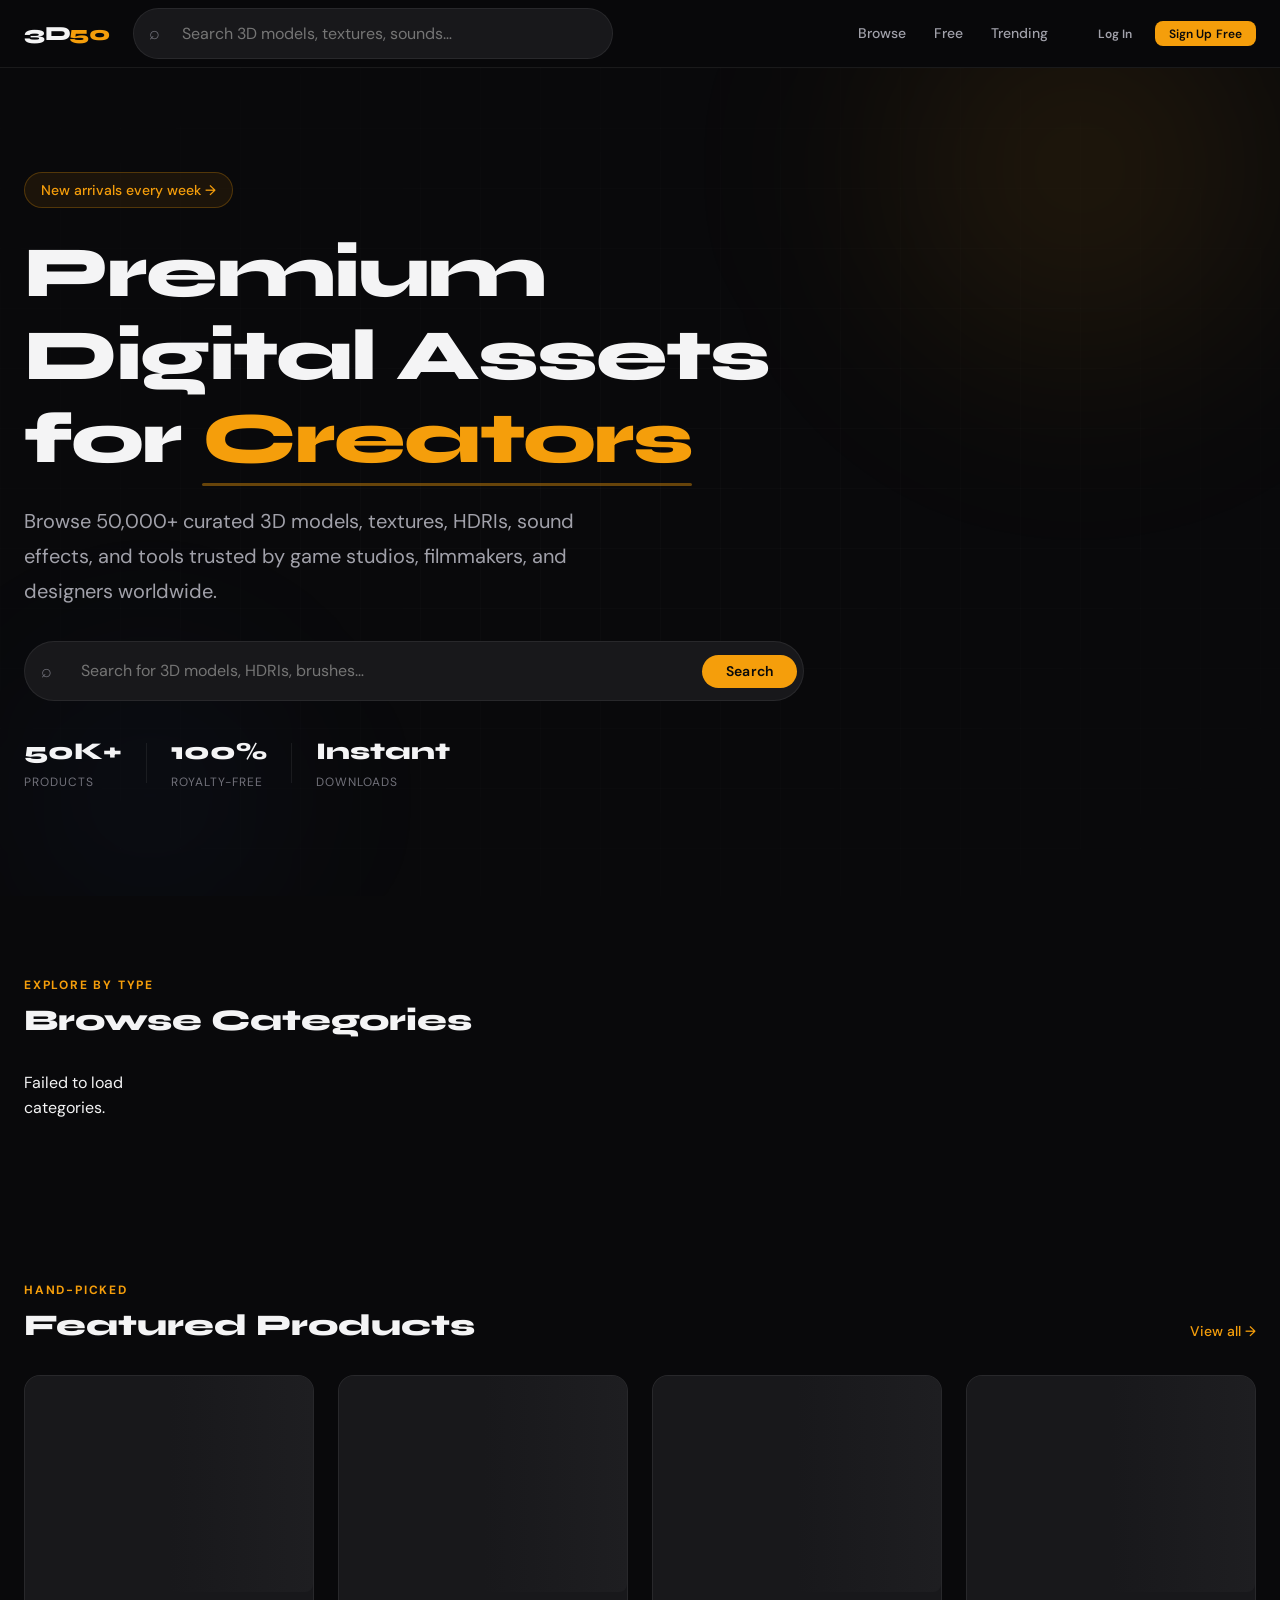
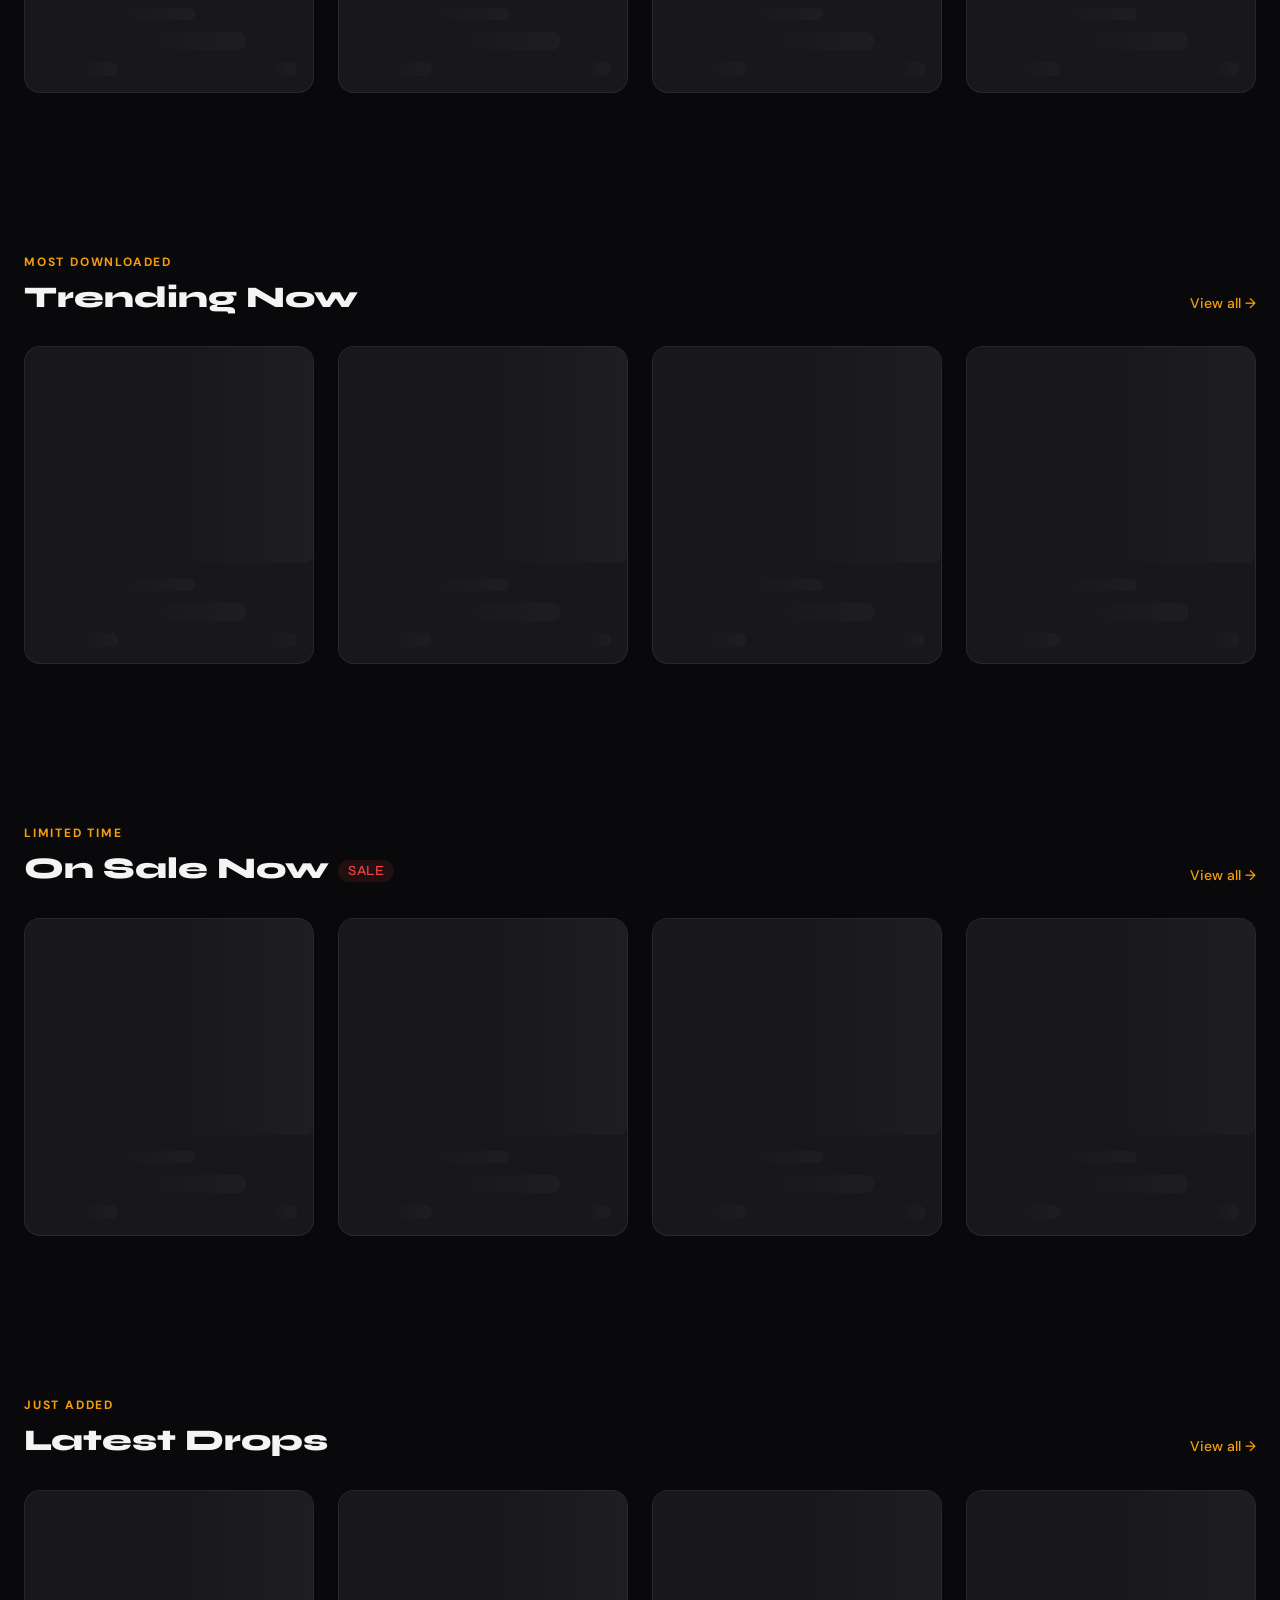
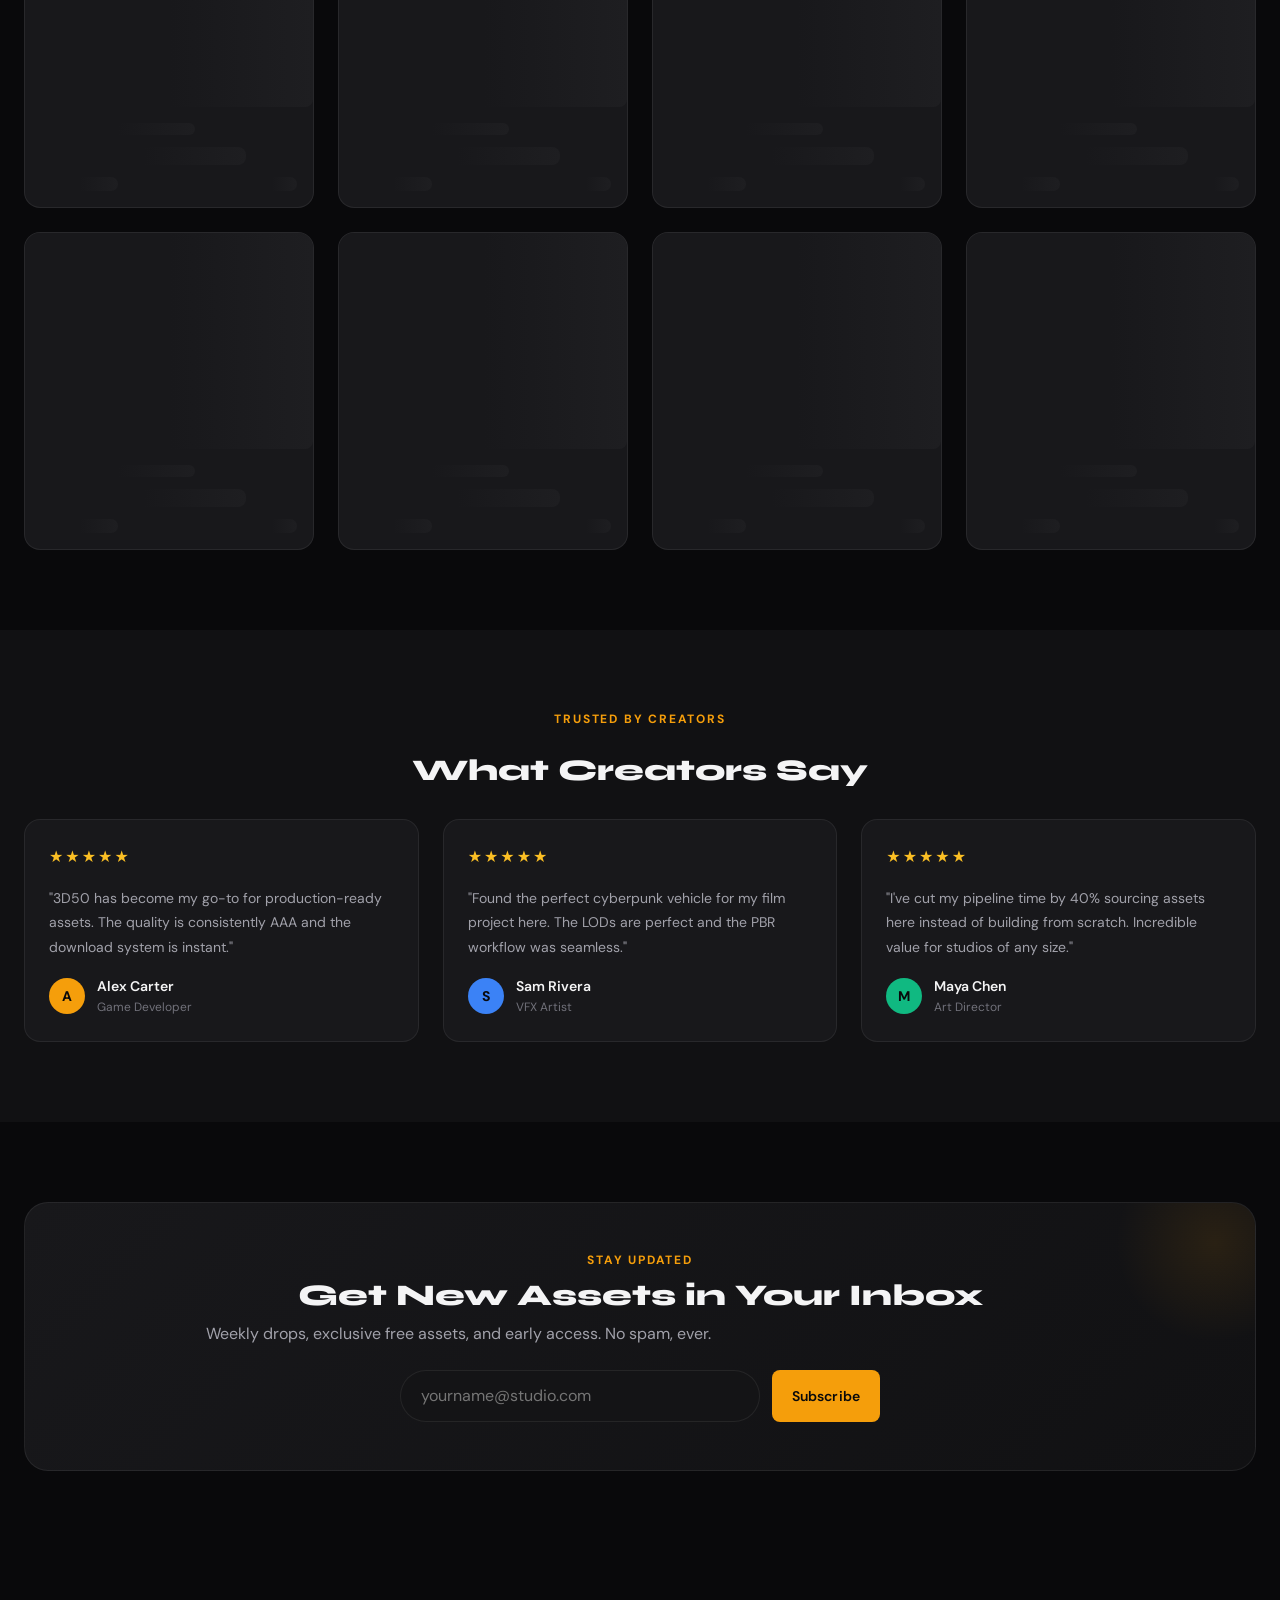
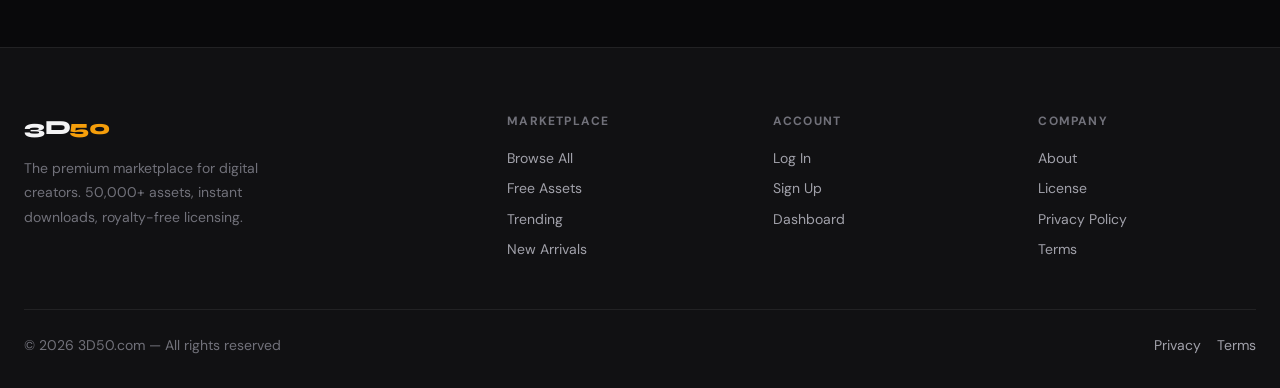
<file: frontend/index.html>
<!DOCTYPE html>
<html lang="en">
<head>
  <meta charset="UTF-8">
  <meta name="viewport" content="width=device-width, initial-scale=1.0">
  <title>3D50 — Premium Digital Product Marketplace</title>
  <meta name="description" content="Discover thousands of premium 3D models, textures, HDRIs, sound effects, and digital assets. Download instantly.">
  <meta name="keywords" content="3D models, digital assets, textures, HDRI, game assets, VFX, download">
  <meta property="og:title" content="3D50 — Premium Digital Product Marketplace">
  <meta property="og:description" content="Download thousands of premium digital assets for games, film, and design.">
  <meta property="og:type" content="website">
  <link rel="icon" type="image/x-icon" href="favicon.ico">
  <!-- CSS -->
  <link rel="stylesheet" href="css/variables.css">
  <link rel="stylesheet" href="css/reset.css">
  <link rel="stylesheet" href="css/components.css">
  <link rel="stylesheet" href="css/layout.css">
  <link rel="stylesheet" href="css/home.css">
</head>
<body class="page-body">

  <!-- ── Navigation ─────────────────────────── -->
  <nav class="nav" id="main-nav" aria-label="Main navigation">
    <div class="nav__inner">
      <a href="index.html" class="nav__logo" aria-label="3D50 Home">
        <span class="nav__logo-text">3D<span>50</span></span>
      </a>

      <div class="nav__search">
        <div class="search-bar" id="nav-search-bar">
          <span class="search-bar__icon" aria-hidden="true">⌕</span>
          <input
            type="search"
            class="search-bar__input"
            id="nav-search-input"
            placeholder="Search 3D models, textures, sounds…"
            autocomplete="off"
            aria-label="Search products"
            aria-expanded="false"
            aria-haspopup="listbox"
          >
          <div class="search-suggestions" id="nav-search-suggestions" role="listbox" aria-label="Search suggestions"></div>
        </div>
      </div>

      <nav class="nav__links" aria-label="Site links">
        <a href="products.html" class="nav__link">Browse</a>
        <a href="products.html?is_free=1" class="nav__link">Free</a>
        <a href="products.html?sort=popular" class="nav__link">Trending</a>
      </nav>

      <div class="nav__cta" id="nav-cta">
        <a href="login.html" class="btn btn-ghost btn-sm" id="nav-login">Log In</a>
        <a href="register.html" class="btn btn-primary btn-sm" id="nav-register">Sign Up Free</a>
      </div>

      <!-- Shown when logged in -->
      <div class="nav__user" id="nav-user" style="display:none;">
        <a href="profile.html" class="btn btn-ghost btn-sm" id="nav-dashboard">Dashboard</a>
        <button class="btn btn-ghost btn-sm" id="nav-logout">Log Out</button>
      </div>

      <button class="nav__burger" id="nav-burger" aria-label="Toggle menu" aria-expanded="false">
        <span></span><span></span><span></span>
      </button>
    </div>
  </nav>

  <!-- Mobile nav -->
  <div class="nav__mobile" id="nav-mobile" aria-hidden="true">
    <div class="nav__mobile-links">
      <a href="products.html" class="nav__mobile-link">Browse All</a>
      <a href="products.html?is_free=1" class="nav__mobile-link">Free Assets</a>
      <a href="products.html?sort=popular" class="nav__mobile-link">Trending</a>
    </div>
    <div style="display:flex;gap:var(--space-3);">
      <a href="login.html" class="btn btn-secondary btn-sm btn-full">Log In</a>
      <a href="register.html" class="btn btn-primary btn-sm btn-full">Sign Up</a>
    </div>
  </div>

  <main>
    <!-- ── Hero Section ──────────────────────── -->
    <section class="hero" id="hero" aria-label="Hero">
      <div class="hero__bg" aria-hidden="true">
        <div class="hero__orb hero__orb--1"></div>
        <div class="hero__orb hero__orb--2"></div>
        <div class="hero__grid-overlay"></div>
      </div>
      <div class="container">
        <div class="hero__content">
          <div class="hero__label animate-fade-in-up">New arrivals every week →</div>
          <h1 class="hero__title animate-fade-in-up stagger-1">
            Premium Digital Assets<br>for <span class="hero__title-accent">Creators</span>
          </h1>
          <p class="hero__subtitle animate-fade-in-up stagger-2">
            Browse 50,000+ curated 3D models, textures, HDRIs, sound effects, and tools
            trusted by game studios, filmmakers, and designers worldwide.
          </p>
          <div class="hero__search animate-fade-in-up stagger-3">
            <div class="search-bar hero__search-bar" id="hero-search-bar">
              <span class="search-bar__icon">⌕</span>
              <input
                type="search"
                class="search-bar__input"
                id="hero-search-input"
                placeholder="Search for 3D models, HDRIs, brushes…"
                autocomplete="off"
                aria-label="Search products"
              >
              <button class="btn btn-primary hero__search-btn" id="hero-search-btn">Search</button>
              <div class="search-suggestions" id="hero-search-suggestions"></div>
            </div>
          </div>
          <div class="hero__stats animate-fade-in-up stagger-4">
            <div class="hero__stat"><span class="hero__stat-value" id="stat-products">50K+</span><span class="hero__stat-label">Products</span></div>
            <div class="hero__stat-divider" aria-hidden="true"></div>
            <div class="hero__stat"><span class="hero__stat-value">100%</span><span class="hero__stat-label">Royalty-Free</span></div>
            <div class="hero__stat-divider" aria-hidden="true"></div>
            <div class="hero__stat"><span class="hero__stat-value">Instant</span><span class="hero__stat-label">Downloads</span></div>
          </div>
        </div>
      </div>
    </section>

    <!-- ── Categories Grid ───────────────────── -->
    <section class="section" id="categories-section" aria-label="Categories">
      <div class="container">
        <div class="section-header">
          <div>
            <div class="section-label">Explore by type</div>
            <h2 class="section-title">Browse Categories</h2>
          </div>
        </div>
        <div class="categories-grid" id="categories-grid" aria-label="Product categories">
          <!-- Loaded by JS -->
          <div class="skeleton category-card"><div class="skeleton skeleton-text-xl" style="height:40px;width:40px;border-radius:50%"></div><div class="skeleton skeleton-text-md"></div></div>
          <div class="skeleton category-card"><div class="skeleton skeleton-text-xl" style="height:40px;width:40px;border-radius:50%"></div><div class="skeleton skeleton-text-md"></div></div>
          <div class="skeleton category-card"><div class="skeleton skeleton-text-xl" style="height:40px;width:40px;border-radius:50%"></div><div class="skeleton skeleton-text-md"></div></div>
          <div class="skeleton category-card"><div class="skeleton skeleton-text-xl" style="height:40px;width:40px;border-radius:50%"></div><div class="skeleton skeleton-text-md"></div></div>
          <div class="skeleton category-card"><div class="skeleton skeleton-text-xl" style="height:40px;width:40px;border-radius:50%"></div><div class="skeleton skeleton-text-md"></div></div>
          <div class="skeleton category-card"><div class="skeleton skeleton-text-xl" style="height:40px;width:40px;border-radius:50%"></div><div class="skeleton skeleton-text-md"></div></div>
        </div>
      </div>
    </section>

    <!-- ── Featured Products ─────────────────── -->
    <section class="section" id="featured-section" aria-label="Featured products">
      <div class="container">
        <div class="section-header">
          <div>
            <div class="section-label">Hand-picked</div>
            <h2 class="section-title">Featured Products</h2>
          </div>
          <a href="products.html?sort=featured" class="section-link">View all →</a>
        </div>
        <div class="products-grid" id="featured-grid" aria-label="Featured products grid">
          <!-- JS-rendered product cards -->
        </div>
      </div>
    </section>

    <!-- ── Trending Products ──────────────────── -->
    <section class="section" id="trending-section" aria-label="Trending products">
      <div class="container">
        <div class="section-header">
          <div>
            <div class="section-label">Most downloaded</div>
            <h2 class="section-title">Trending Now</h2>
          </div>
          <a href="products.html?sort=popular" class="section-link">View all →</a>
        </div>
        <div class="products-grid" id="trending-grid"></div>
      </div>
    </section>

    <!-- ── Discounted Products ─────────────────── -->
    <section class="section" id="sale-section" aria-label="Products on sale">
      <div class="container">
        <div class="section-header">
          <div>
            <div class="section-label">Limited time</div>
            <h2 class="section-title">On Sale Now <span class="badge badge-red" style="vertical-align:middle;font-size:var(--text-sm);">SALE</span></h2>
          </div>
          <a href="products.html?has_discount=1" class="section-link">View all →</a>
        </div>
        <div class="products-grid" id="discounted-grid"></div>
      </div>
    </section>

    <!-- ── Latest Products ────────────────────── -->
    <section class="section" id="latest-section" aria-label="Latest products">
      <div class="container">
        <div class="section-header">
          <div>
            <div class="section-label">Just added</div>
            <h2 class="section-title">Latest Drops</h2>
          </div>
          <a href="products.html?sort=newest" class="section-link">View all →</a>
        </div>
        <div class="products-grid" id="latest-grid"></div>
      </div>
    </section>

    <!-- ── Testimonials ───────────────────────── -->
    <section class="section testimonials-section" id="testimonials" aria-label="Customer testimonials">
      <div class="container">
        <div class="section-header" style="justify-content:center;text-align:center;flex-direction:column;align-items:center;">
          <div class="section-label">Trusted by creators</div>
          <h2 class="section-title">What Creators Say</h2>
        </div>
        <div class="testimonials-grid">
          <article class="testimonial-card animate-fade-in-up">
            <div class="testimonial-card__stars">★★★★★</div>
            <p class="testimonial-card__quote">"3D50 has become my go-to for production-ready assets. The quality is consistently AAA and the download system is instant."</p>
            <div class="testimonial-card__author">
              <div class="testimonial-card__avatar">A</div>
              <div><div class="testimonial-card__name">Alex Carter</div><div class="testimonial-card__role">Game Developer</div></div>
            </div>
          </article>
          <article class="testimonial-card animate-fade-in-up stagger-2">
            <div class="testimonial-card__stars">★★★★★</div>
            <p class="testimonial-card__quote">"Found the perfect cyberpunk vehicle for my film project here. The LODs are perfect and the PBR workflow was seamless."</p>
            <div class="testimonial-card__author">
              <div class="testimonial-card__avatar" style="background:var(--color-info)">S</div>
              <div><div class="testimonial-card__name">Sam Rivera</div><div class="testimonial-card__role">VFX Artist</div></div>
            </div>
          </article>
          <article class="testimonial-card animate-fade-in-up stagger-3">
            <div class="testimonial-card__stars">★★★★★</div>
            <p class="testimonial-card__quote">"I've cut my pipeline time by 40% sourcing assets here instead of building from scratch. Incredible value for studios of any size."</p>
            <div class="testimonial-card__author">
              <div class="testimonial-card__avatar" style="background:var(--color-success)">M</div>
              <div><div class="testimonial-card__name">Maya Chen</div><div class="testimonial-card__role">Art Director</div></div>
            </div>
          </article>
        </div>
      </div>
    </section>

    <!-- ── Newsletter ──────────────────────────── -->
    <section class="section" id="newsletter" aria-label="Newsletter signup">
      <div class="container">
        <div class="newsletter">
          <div class="section-label">Stay updated</div>
          <h2 class="newsletter__title">Get New Assets in Your Inbox</h2>
          <p class="newsletter__subtitle">Weekly drops, exclusive free assets, and early access. No spam, ever.</p>
          <form class="newsletter__form" id="newsletter-form" novalidate>
            <input type="email" class="newsletter__input" id="newsletter-email" placeholder="yourname@studio.com" required aria-label="Email address">
            <button type="submit" class="btn btn-primary">Subscribe</button>
          </form>
        </div>
      </div>
    </section>
  </main>

  <!-- ── Footer ─────────────────────────────── -->
  <footer class="footer" role="contentinfo">
    <div class="container">
      <div class="footer__grid">
        <div class="footer__brand">
          <span class="nav__logo-text" aria-label="3D50 logo">3D<span>50</span></span>
          <p class="footer__brand-desc">The premium marketplace for digital creators. 50,000+ assets, instant downloads, royalty-free licensing.</p>
        </div>
        <div>
          <div class="footer__heading">Marketplace</div>
          <div class="footer__links">
            <a href="products.html" class="footer__link">Browse All</a>
            <a href="products.html?is_free=1" class="footer__link">Free Assets</a>
            <a href="products.html?sort=popular" class="footer__link">Trending</a>
            <a href="products.html?sort=newest" class="footer__link">New Arrivals</a>
          </div>
        </div>
        <div>
          <div class="footer__heading">Account</div>
          <div class="footer__links">
            <a href="login.html" class="footer__link">Log In</a>
            <a href="register.html" class="footer__link">Sign Up</a>
            <a href="profile.html" class="footer__link">Dashboard</a>
          </div>
        </div>
        <div>
          <div class="footer__heading">Company</div>
          <div class="footer__links">
            <a href="#" class="footer__link">About</a>
            <a href="#" class="footer__link">License</a>
            <a href="#" class="footer__link">Privacy Policy</a>
            <a href="#" class="footer__link">Terms</a>
          </div>
        </div>
      </div>
      <div class="footer__bottom">
        <p class="footer__copy">© 2026 3D50.com — All rights reserved</p>
        <div class="footer__bottom-links">
          <a href="#" class="footer__link">Privacy</a>
          <a href="#" class="footer__link">Terms</a>
        </div>
      </div>
    </div>
  </footer>

  <!-- Toast container -->
  <div class="toast-container" id="toast-container" role="alert" aria-live="polite"></div>

  <!-- JS Modules -->
  <script type="module" src="js/toast.js"></script>
  <script type="module" src="js/auth.js"></script>
  <script type="module" src="js/home.js"></script>
</body>
</html>
</file>
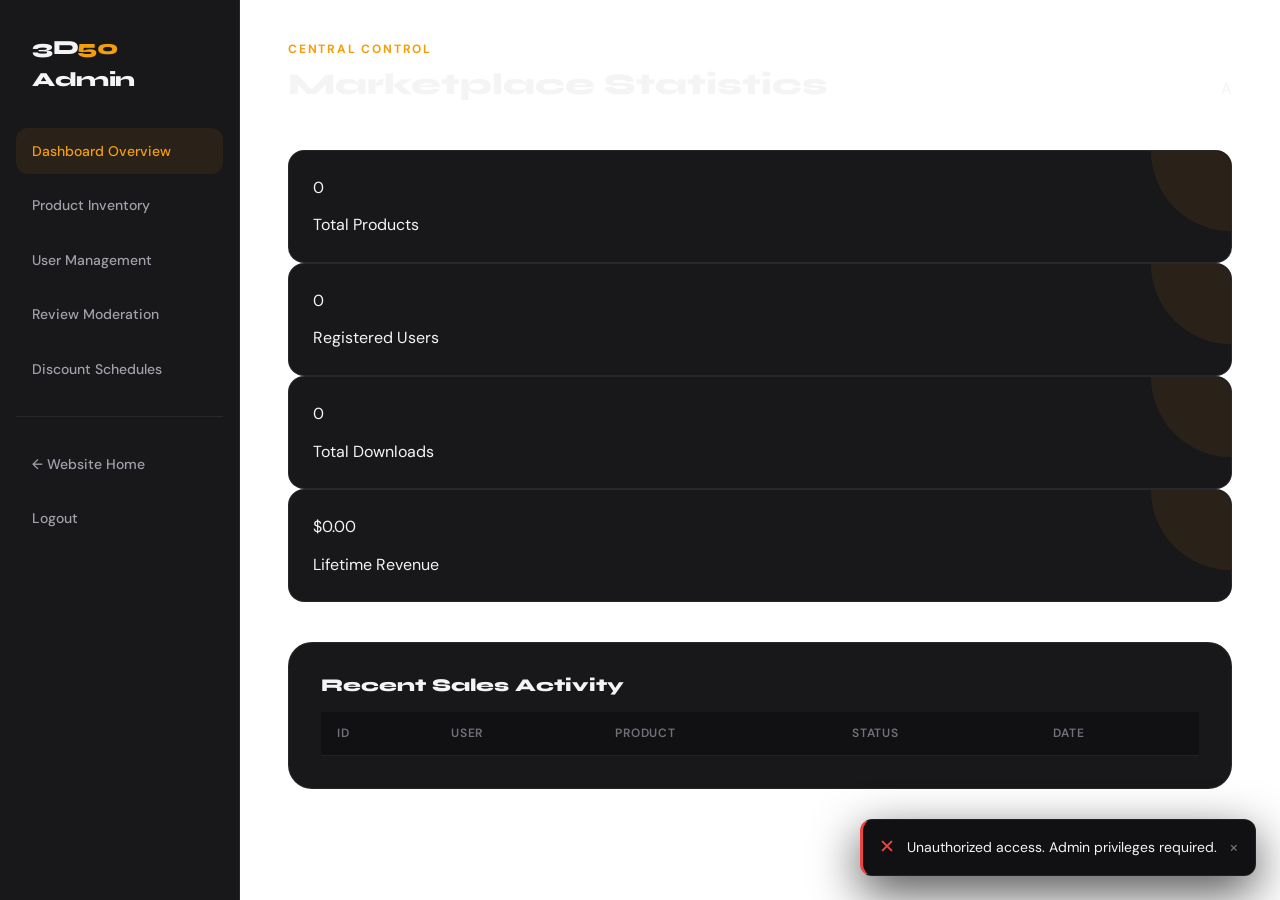
<file: admin/dashboard.html>
<!DOCTYPE html>
<html lang="en">
<head>
  <meta charset="UTF-8">
  <meta name="viewport" content="width=device-width, initial-scale=1.0">
  <title>Admin Dashboard — 3D50 Marketplace</title>
  <link rel="stylesheet" href="../frontend/css/variables.css">
  <link rel="stylesheet" href="../frontend/css/reset.css">
  <link rel="stylesheet" href="../frontend/css/components.css">
  <link rel="stylesheet" href="../frontend/css/layout.css">
  <link rel="stylesheet" href="css/admin.css">
</head>
<body class="admin-layout">

  <!-- Sidebar -->
  <aside class="admin-sidebar" id="admin-sidebar">
    <div class="nav__logo" style="padding-left:var(--space-4);">
      <a href="dashboard.html" class="nav__logo-text">3D<span>50</span> Admin</a>
    </div>

    <nav class="admin-nav">
      <a href="dashboard.html" class="admin-nav-link active">Dashboard Overview</a>
      <a href="products.html" class="admin-nav-link">Product Inventory</a>
      <a href="users.html" class="admin-nav-link">User Management</a>
      <a href="reviews.html" class="admin-nav-link">Review Moderation</a>
      <a href="discounts.html" class="admin-nav-link">Discount Schedules</a>
      <div class="divider" style="margin:var(--space-4) 0;"></div>
      <a href="../frontend/dashboard.html" class="admin-nav-link">← Website Home</a>
      <a href="../frontend/dashboard.html" class="admin-nav-link text-error" id="admin-logout">Logout</a>
    </nav>
  </aside>

  <!-- Main Content -->
  <main class="admin-content">
    <header class="admin-header">
      <div>
        <div class="section-label">Central Control</div>
        <h1 class="admin-title">Marketplace Statistics</h1>
      </div>
      <div id="admin-user-pfp" class="review-card__avatar">A</div>
    </header>

    <div class="stats-grid">
      <div class="stat-card">
        <span class="stat-val" id="stat-total-products">0</span>
        <span class="stat-label">Total Products</span>
      </div>
      <div class="stat-card">
        <span class="stat-val" id="stat-total-users">0</span>
        <span class="stat-label">Registered Users</span>
      </div>
      <div class="stat-card">
        <span class="stat-val" id="stat-total-downloads">0</span>
        <span class="stat-label">Total Downloads</span>
      </div>
      <div class="stat-card">
        <span class="stat-val" id="stat-total-revenue">$0.00</span>
        <span class="stat-label">Lifetime Revenue</span>
      </div>
    </div>

    <div class="admin-card" style="margin-top:var(--space-10);">
      <h3 class="section-title" style="font-size:var(--text-lg);margin-bottom:var(--space-4);">Recent Sales Activity</h3>
      <div class="data-table-container">
        <table class="data-table">
          <thead>
            <tr>
              <th>ID</th>
              <th>User</th>
              <th>Product</th>
              <th>Status</th>
              <th>Date</th>
            </tr>
          </thead>
          <tbody id="recent-activity-body">
            <!-- stats fetched via dashboard.js -->
          </tbody>
        </table>
      </div>
    </div>

  </main>

  <script type="module" src="../frontend/js/auth.js"></script>
  <script type="module" src="js/dashboard.js"></script>
</body>
</html>
</file>
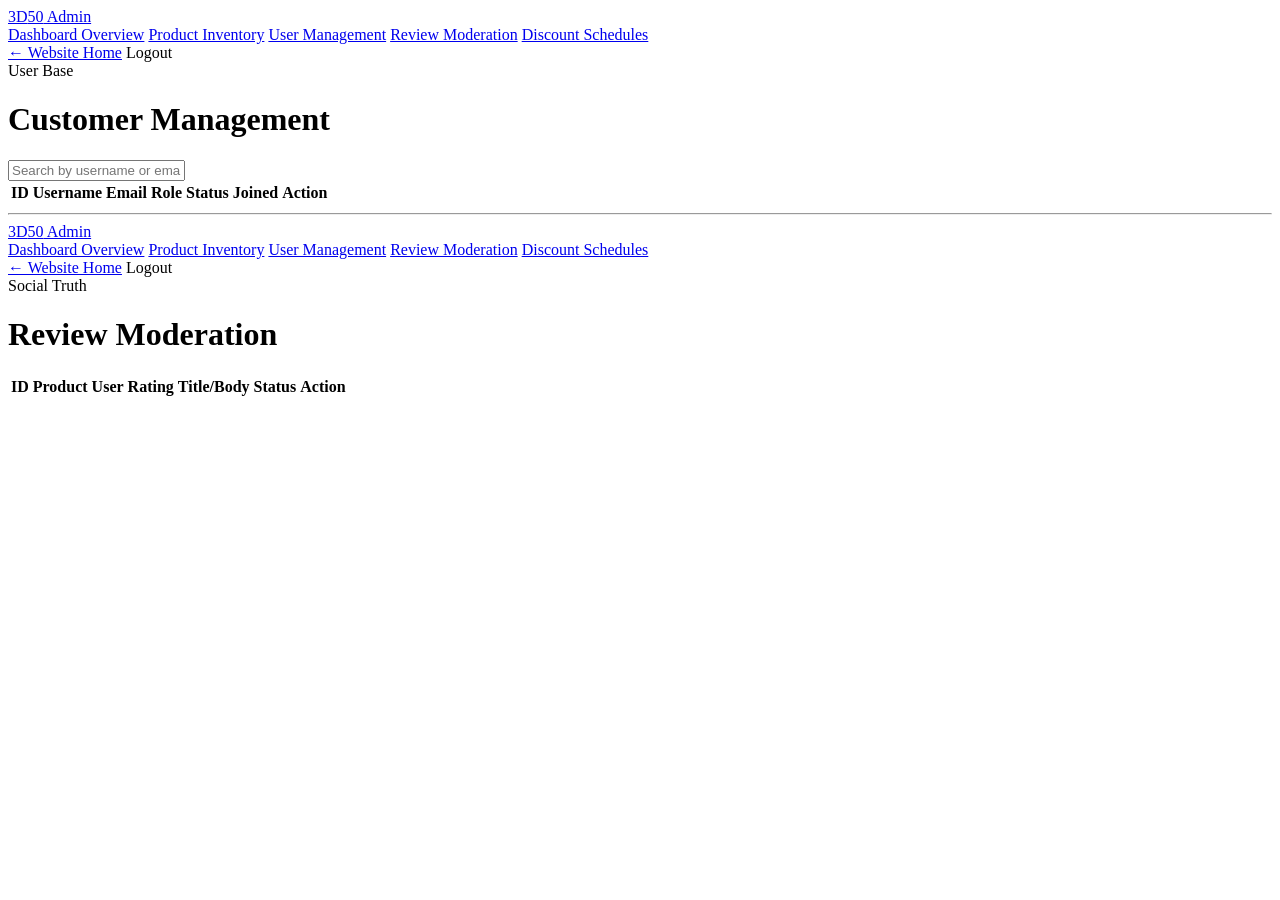
<file: admin/dashboard_bundle.html>
<!DOCTYPE html>
<html lang="en">
<head>
  <meta charset="UTF-8">
  <meta name="viewport" content="width=device-width, initial-scale=1.0">
  <title>Manage Users — 3D50 Admin</title>
  <link rel="stylesheet" href../frontend/css/variables.css"><link rel="stylesheet" href../frontend/css/reset.css"><link rel="stylesheet" href../frontend/css/components.css"><link rel="stylesheet" href../frontend/css/layout.css"><link rel="stylesheet" hrefcss/admin.css">
</head>
<body class="admin-layout">
  <aside class="admin-sidebar">
    <a href="/" class="nav__logo-text">3D<span>50</span> Admin</a>
    <nav class="admin-nav">
      <a href="/adm../frontend/dashboard.html" class="admin-nav-link">Dashboard Overview</a>
      <a href="/admin/products.html" class="admin-nav-link">Product Inventory</a>
      <a href="/admin/users.html" class="admin-nav-link active">User Management</a>
      <a href="/admin/reviews.html" class="admin-nav-link">Review Moderation</a>
      <a href="/admin/discounts.html" class="admin-nav-link">Discount Schedules</a>
      <div class="divider" style="margin:var(--space-4) 0;"></div>
      <a href="/" class="admin-nav-link">← Website Home</a>
      <a href../frontend/dashboard.html" class="admin-nav-link text-error" id="admin-logout">Logout</a>
    </nav>
  </aside>
  <main class="admin-content">
    <header class="admin-header">
      <div><div class="section-label">User Base</div><h1 class="admin-title">Customer Management</h1></div>
    </header>
    <div class="admin-card">
      <div class="admin-table-controls">
        <input type="text" id="user-search" class="form-input admin-search" placeholder="Search by username or email...">
      </div>
      <div class="data-table-container">
        <table class="data-table">
          <thead><tr><th>ID</th><th>Username</th><th>Email</th><th>Role</th><th>Status</th><th>Joined</th><th>Action</th></tr></thead>
          <tbody id="user-body"></tbody>
        </table>
      </div>
    </div>
  </main>
  <script type="module" srcjs/users.js"></script>
</body>
</html>
<!-- Slide Slide Slide (Review Moderation) -->
<hr>
<!DOCTYPE html>
<html lang="en">
<head>
  <meta charset="UTF-8"><title>Review Moderation — 3D50 Admin</title>
  <link rel="stylesheet" href../frontend/css/variables.css"><link rel="stylesheet" href../frontend/css/reset.css"><link rel="stylesheet" href../frontend/css/components.css"><link rel="stylesheet" href../frontend/css/layout.css"><link rel="stylesheet" hrefcss/admin.css">
</head>
<body class="admin-layout">
  <aside class="admin-sidebar">
    <a href="/" class="nav__logo-text">3D<span>50</span> Admin</a>
    <nav class="admin-nav">
      <a href="/adm../frontend/dashboard.html" class="admin-nav-link">Dashboard Overview</a>
      <a href="/admin/products.html" class="admin-nav-link">Product Inventory</a>
      <a href="/admin/users.html" class="admin-nav-link">User Management</a>
      <a href="/admin/reviews.html" class="admin-nav-link active">Review Moderation</a>
      <a href="/admin/discounts.html" class="admin-nav-link">Discount Schedules</a>
      <div class="divider" style="margin:var(--space-4) 0;"></div>
      <a href="/" class="admin-nav-link">← Website Home</a>
      <a href../frontend/dashboard.html" class="admin-nav-link text-error" id="admin-logout">Logout</a>
    </nav>
  </aside>
  <main class="admin-content">
    <header class="admin-header">
      <div><div class="section-label">Social Truth</div><h1 class="admin-title">Review Moderation</h1></div>
    </header>
    <div class="admin-card">
      <div class="data-table-container">
        <table class="data-table">
          <thead><tr><th>ID</th><th>Product</th><th>User</th><th>Rating</th><th>Title/Body</th><th>Status</th><th>Action</th></tr></thead>
          <tbody id="review-body"></tbody>
        </table>
      </div>
    </div>
  </main>
  <script type="module" srcjs/reviews.js"></script>
</body>
</html>
</file>
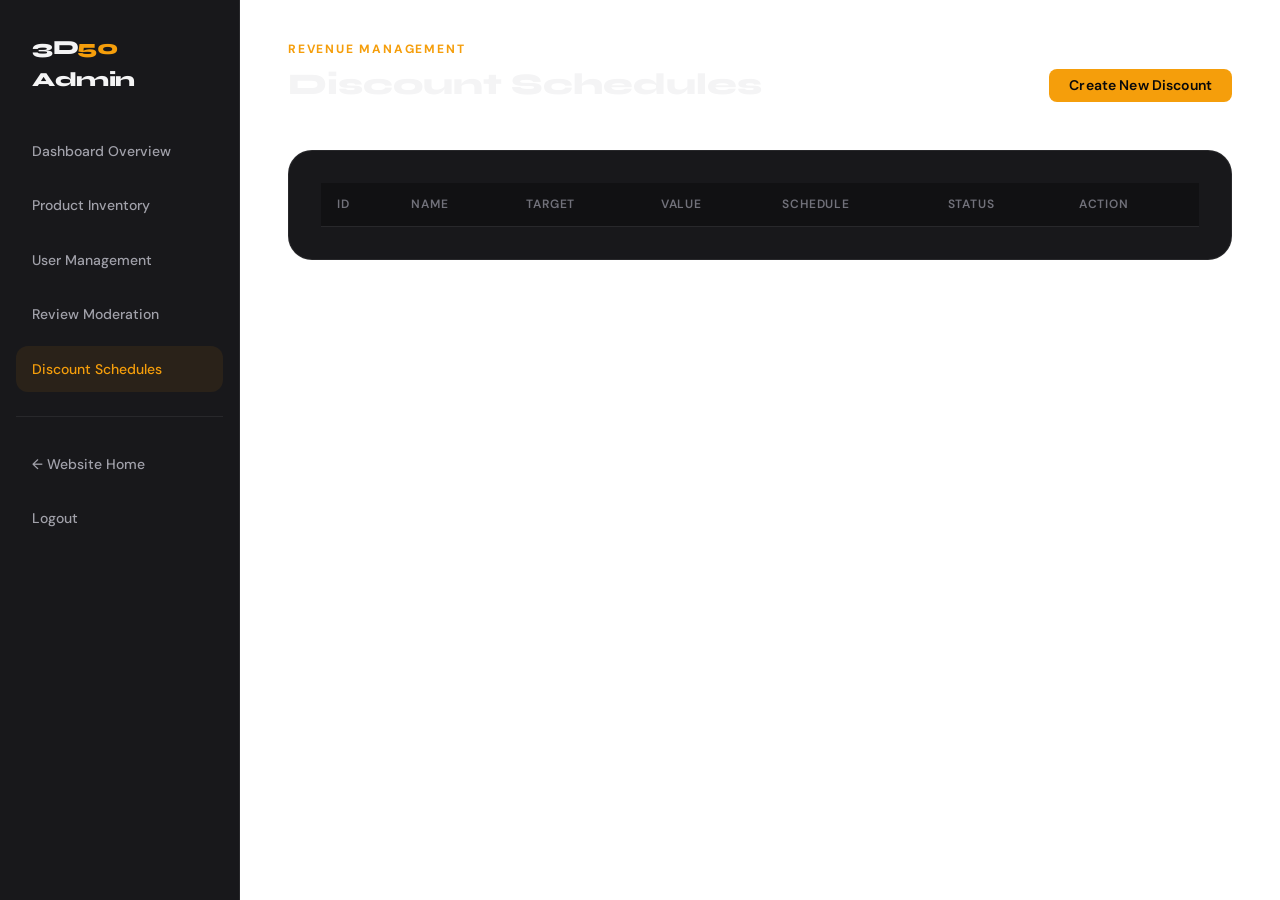
<file: admin/discounts.html>
<!DOCTYPE html>
<html lang="en">
<head>
  <meta charset="UTF-8">
  <title>Manage Discounts — 3D50 Admin</title>
  <link rel="stylesheet" href="../frontend/css/variables.css"><link rel="stylesheet" href="../frontend/css/reset.css"><link rel="stylesheet" href="../frontend/css/components.css"><link rel="stylesheet" href="../frontend/css/layout.css"><link rel="stylesheet" href="css/admin.css">
</head>
<body class="admin-layout">
  <aside class="admin-sidebar" id="admin-sidebar">
    <div class="nav__logo" style="padding-left:var(--space-4);">
      <a href="../frontend/dashboard.html" class="nav__logo-text">3D<span>50</span> Admin</a>
    </div>
    <nav class="admin-nav">
      <a href="dashboard.html" class="admin-nav-link">Dashboard Overview</a>
      <a href="products.html" class="admin-nav-link">Product Inventory</a>
      <a href="users.html" class="admin-nav-link">User Management</a>
      <a href="reviews.html" class="admin-nav-link">Review Moderation</a>
      <a href="discounts.html" class="admin-nav-link active">Discount Schedules</a>
      <div class="divider" style="margin:var(--space-4) 0;"></div>
      <a href="../frontend/dashboard.html" class="admin-nav-link">← Website Home</a>
      <a href="../frontend/dashboard.html" class="admin-nav-link text-error" id="admin-logout">Logout</a>
    </nav>
  </aside>

  <main class="admin-content">
    <header class="admin-header">
      <div><div class="section-label">Revenue Management</div><h1 class="admin-title">Discount Schedules</h1></div>
      <button class="btn btn-primary" id="add-discount-trigger">Create New Discount</button>
    </header>

    <div class="admin-card">
      <div class="data-table-container">
        <table class="data-table">
          <thead>
            <tr>
              <th>ID</th>
              <th>Name</th>
              <th>Target</th>
              <th>Value</th>
              <th>Schedule</th>
              <th>Status</th>
              <th>Action</th>
            </tr>
          </thead>
          <tbody id="discount-body">
            <!-- Dynamic discounts -->
          </tbody>
        </table>
      </div>
    </div>
  </main>

  <!-- Discount Form Modal -->
  <div class="modal-overlay" id="discount-modal">
    <div class="modal">
      <div class="modal__header"><h2 class="modal__title">Discount Settings</h2><button class="modal__close">×</button></div>
      <div class="modal__body">
        <form id="discount-form" class="form-group">
          <input type="hidden" id="edit-id">
          <label class="form-label">Discount Name (Internal)</label>
          <input type="text" id="name" class="form-input" required placeholder="Summer Sale 2024">
          
          <div class="form-row">
            <div class="form-group">
              <label class="form-label">Type</label>
              <select id="type" class="form-input">
                <option value="percentage">Percentage (%)</option>
                <option value="fixed">Fixed Amount ($)</option>
              </select>
            </div>
            <div class="form-group">
              <label class="form-label">Value</label>
              <input type="number" id="value" class="form-input" required>
            </div>
          </div>

          <div class="form-row">
            <div class="form-group">
              <label class="form-label">Start Date</label>
              <input type="datetime-local" id="starts_at" class="form-input" required>
            </div>
            <div class="form-group">
              <label class="form-label">End Date</label>
              <input type="datetime-local" id="ends_at" class="form-input" required>
            </div>
          </div>

          <div class="modal__footer">
            <button type="button" class="btn btn-secondary modal__close">Cancel</button>
            <button type="submit" class="btn btn-primary">Save Discount</button>
          </div>
        </form>
      </div>
    </div>
  </div>

  <script type="module" src="../frontend/js/auth.js"></script>
  <script type="module" src="js/discounts.js"></script>
</body>
</html>
</file>
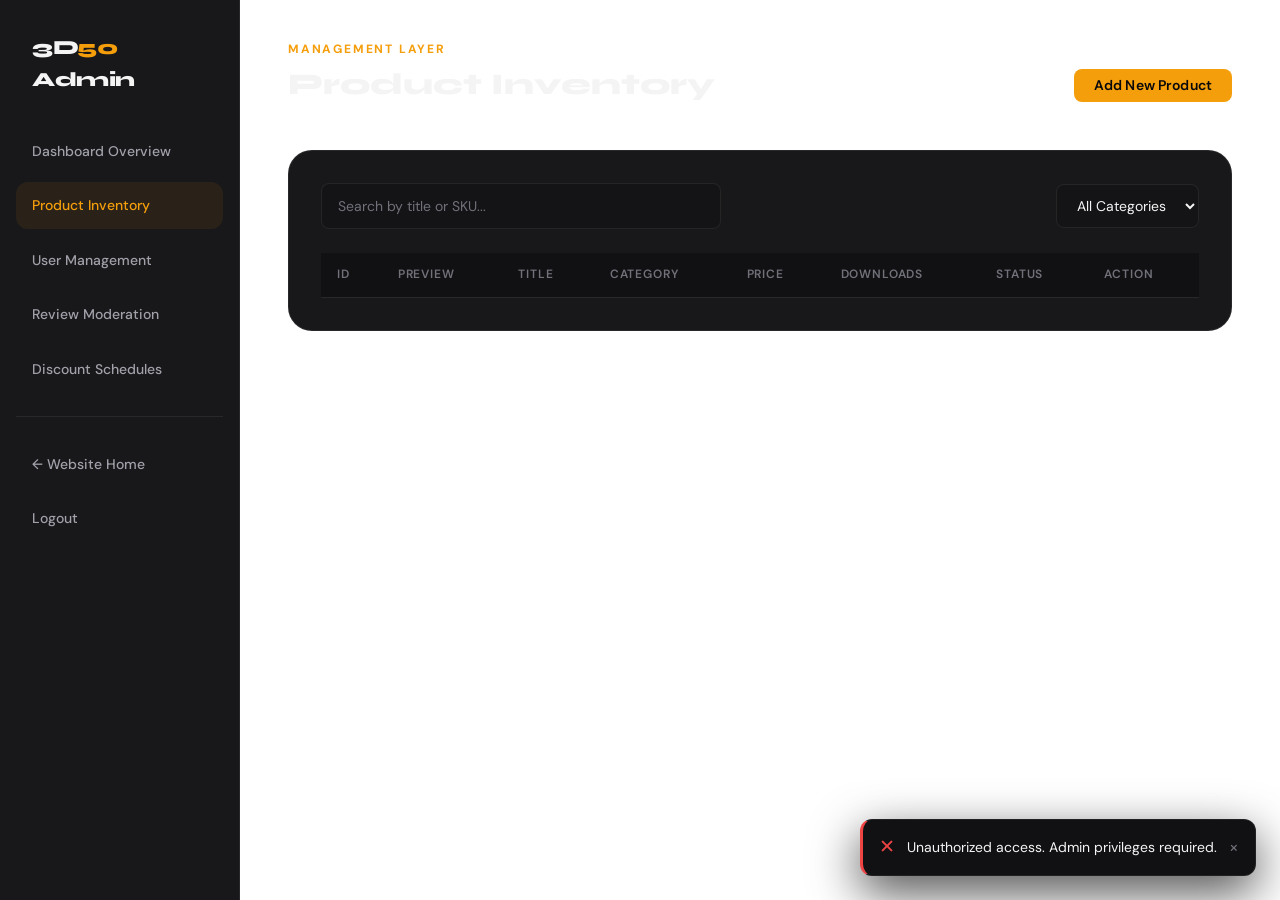
<file: admin/products.html>
<!DOCTYPE html>
<html lang="en">
<head>
  <meta charset="UTF-8">
  <meta name="viewport" content="width=device-width, initial-scale=1.0">
  <title>Manage Products — 3D50 Marketplace Admin</title>
  <link rel="stylesheet" href="../frontend/css/variables.css">
  <link rel="stylesheet" href="../frontend/css/reset.css">
  <link rel="stylesheet" href="../frontend/css/components.css">
  <link rel="stylesheet" href="../frontend/css/layout.css">
  <link rel="stylesheet" href="css/admin.css">
</head>
<body class="admin-layout">

  <!-- Sidebar -->
  <aside class="admin-sidebar" id="admin-sidebar">
    <div class="nav__logo" style="padding-left:var(--space-4);">
      <a href="../frontend/dashboard.html" class="nav__logo-text">3D<span>50</span> Admin</a>
    </div>

    <nav class="admin-nav">
      <a href="dashboard.html" class="admin-nav-link">Dashboard Overview</a>
      <a href="products.html" class="admin-nav-link active">Product Inventory</a>
      <a href="users.html" class="admin-nav-link">User Management</a>
      <a href="reviews.html" class="admin-nav-link">Review Moderation</a>
      <a href="discounts.html" class="admin-nav-link">Discount Schedules</a>
      <div class="divider" style="margin:var(--space-4) 0;"></div>
      <a href="../frontend/dashboard.html" class="admin-nav-link">← Website Home</a>
      <a href="../frontend/dashboard.html" class="admin-nav-link text-error" id="admin-logout">Logout</a>
    </nav>
  </aside>

  <!-- Main Content -->
  <main class="admin-content">
    <header class="admin-header">
      <div>
        <div class="section-label">Management Layer</div>
        <h1 class="admin-title">Product Inventory</h1>
      </div>
      <button class="btn btn-primary" id="add-product-trigger">Add New Product</button>
    </header>

    <div class="admin-card">
      <div class="admin-table-controls">
        <div class="admin-search">
          <input type="text" id="admin-product-search" class="form-input" placeholder="Search by title or SKU...">
        </div>
        <div class="admin-filters">
           <select class="form-input" id="admin-cat-filter">
             <option value="">All Categories</option>
           </select>
        </div>
      </div>

      <div class="data-table-container">
        <table class="data-table">
          <thead>
            <tr>
              <th>ID</th>
              <th>Preview</th>
              <th>Title</th>
              <th>Category</th>
              <th>Price</th>
              <th>Downloads</th>
              <th>Status</th>
              <th>Action</th>
            </tr>
          </thead>
          <tbody id="admin-product-body">
            <!-- Dynamic products -->
          </tbody>
        </table>
      </div>

      <div class="pagination" id="admin-pagination"></div>
    </div>
  </main>

  <!-- Product Form Modal -->
  <div class="modal-overlay" id="product-modal">
    <div class="modal admin-modal" style="max-width:900px;">
      <div class="modal__header">
        <h2 class="modal__title" id="modal-title">Product Settings</h2>
        <button class="modal__close">×</button>
      </div>
      <div class="modal__body">
        <form id="product-form" class="form-group" enctype="multipart/form-data">
          <input type="hidden" id="edit-id">
          
          <div class="form-row">
            <div class="form-group">
              <label class="form-label">Product Title</label>
              <input type="text" id="title" class="form-input" required>
            </div>
            <div class="form-group">
              <label class="form-label">Category</label>
              <select id="category_id" class="form-input" required></select>
            </div>
          </div>

          <div class="form-row">
            <div class="form-group">
              <label class="form-label">Price ($)</label>
              <input type="number" id="price" step="0.01" class="form-input" required>
            </div>
            <div class="form-group">
              <label class="form-label">Status</label>
              <select id="status" class="form-input">
                <option value="published">Published</option>
                <option value="draft">Draft</option>
                <option value="hidden">Hidden</option>
              </select>
            </div>
          </div>

          <div class="form-group">
            <label class="form-label">Description</label>
            <textarea id="description" class="form-textarea" rows="4"></textarea>
          </div>

          <div class="form-row">
             <div class="form-group">
                <label class="form-label">Slug</label>
                <input type="text" id="slug" class="form-input">
             </div>
             <div class="form-group">
                <label class="form-label">Tags (comma separated)</label>
                <input type="text" id="tags" class="form-input">
             </div>
          </div>

          <div class="divider" style="margin:var(--space-6) 0;"></div>

          <div class="form-row">
             <div class="form-group">
                <label class="form-label">Primary Image</label>
                <input type="file" id="primary_image" class="form-input" accept="image/*">
             </div>
             <div class="form-group">
                <label class="form-label">Asset File (.zip, .obj, .fbx, .rar)</label>
                <input type="file" id="asset_file" class="form-input">
             </div>
          </div>

          <div class="modal__footer">
            <button type="button" class="btn btn-secondary modal__close">Cancel</button>
            <button type="submit" class="btn btn-primary" id="save-product">Save Product Changes</button>
          </div>
        </form>
      </div>
    </div>
  </div>

  <div class="toast-container" id="toast-container"></div>

  <script type="module" src="js/products.js"></script>
</body>
</html>
</file>
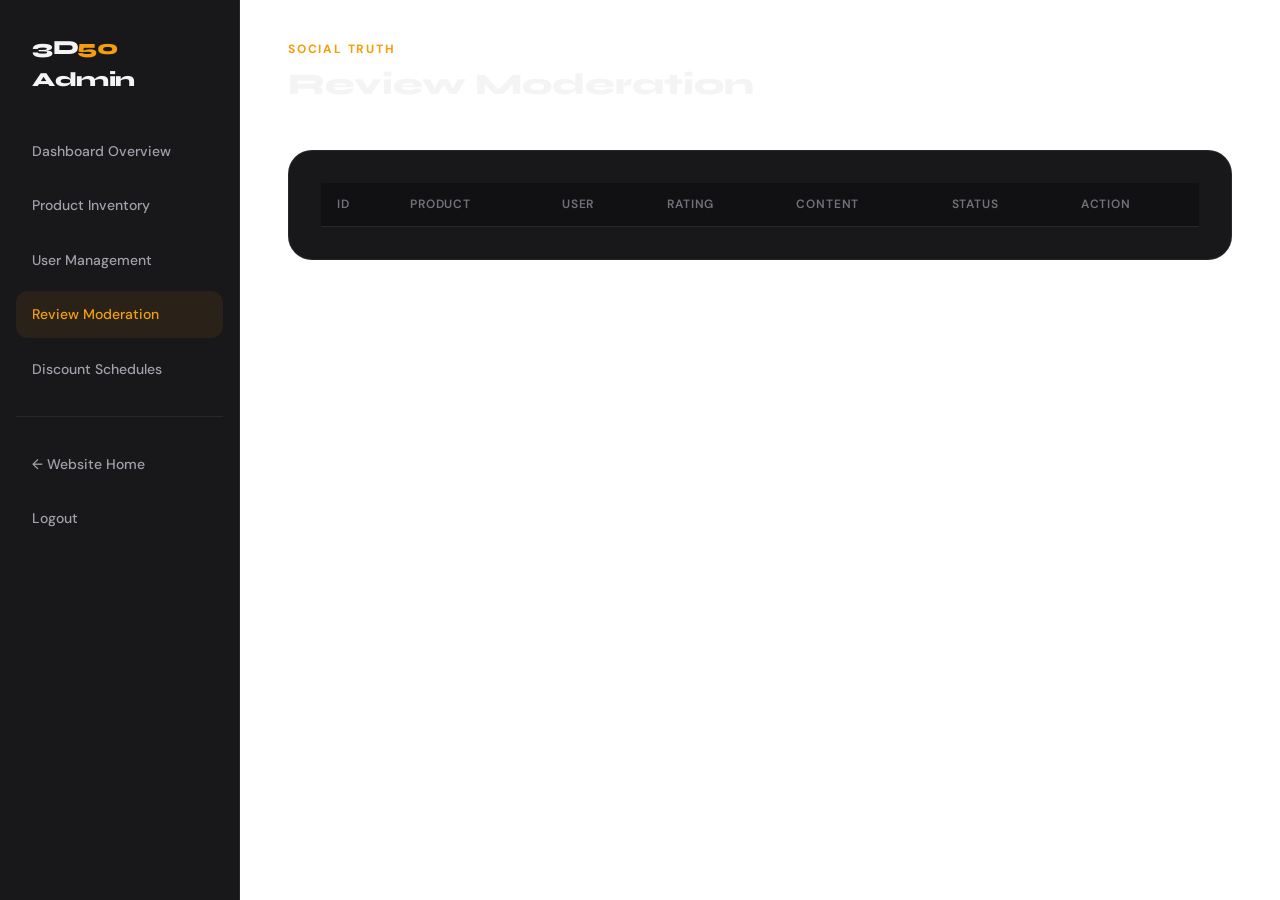
<file: admin/reviews.html>
<!DOCTYPE html>
<html lang="en">
<head>
  <meta charset="UTF-8">
  <meta name="viewport" content="width=device-width, initial-scale=1.0">
  <title>Review Moderation — 3D50 Admin</title>
  <link rel="stylesheet" href="../frontend/css/variables.css"><link rel="stylesheet" href="../frontend/css/reset.css"><link rel="stylesheet" href="../frontend/css/components.css"><link rel="stylesheet" href="../frontend/css/layout.css"><link rel="stylesheet" href="css/admin.css">
</head>
<body class="admin-layout">
  <aside class="admin-sidebar" id="admin-sidebar">
    <div class="nav__logo" style="padding-left:var(--space-4);">
      <a href="../frontend/dashboard.html" class="nav__logo-text">3D<span>50</span> Admin</a>
    </div>
    <nav class="admin-nav">
      <a href="dashboard.html" class="admin-nav-link">Dashboard Overview</a>
      <a href="products.html" class="admin-nav-link">Product Inventory</a>
      <a href="users.html" class="admin-nav-link">User Management</a>
      <a href="reviews.html" class="admin-nav-link active">Review Moderation</a>
      <a href="discounts.html" class="admin-nav-link">Discount Schedules</a>
      <div class="divider" style="margin:var(--space-4) 0;"></div>
      <a href="../frontend/dashboard.html" class="admin-nav-link">← Website Home</a>
      <a href="../frontend/dashboard.html" class="admin-nav-link text-error" id="admin-logout">Logout</a>
    </nav>
  </aside>

  <main class="admin-content">
    <header class="admin-header">
      <div><div class="section-label">Social Truth</div><h1 class="admin-title">Review Moderation</h1></div>
    </header>

    <div class="admin-card">
      <div class="data-table-container">
        <table class="data-table">
          <thead>
            <tr>
              <th>ID</th>
              <th>Product</th>
              <th>User</th>
              <th>Rating</th>
              <th>Content</th>
              <th>Status</th>
              <th>Action</th>
            </tr>
          </thead>
          <tbody id="review-body">
            <!-- Dynamic reviews -->
          </tbody>
        </table>
      </div>
    </div>
  </main>

  <script type="module" src="../frontend/js/auth.js"></script>
  <script type="module" src="js/reviews.js"></script>
</body>
</html>
</file>
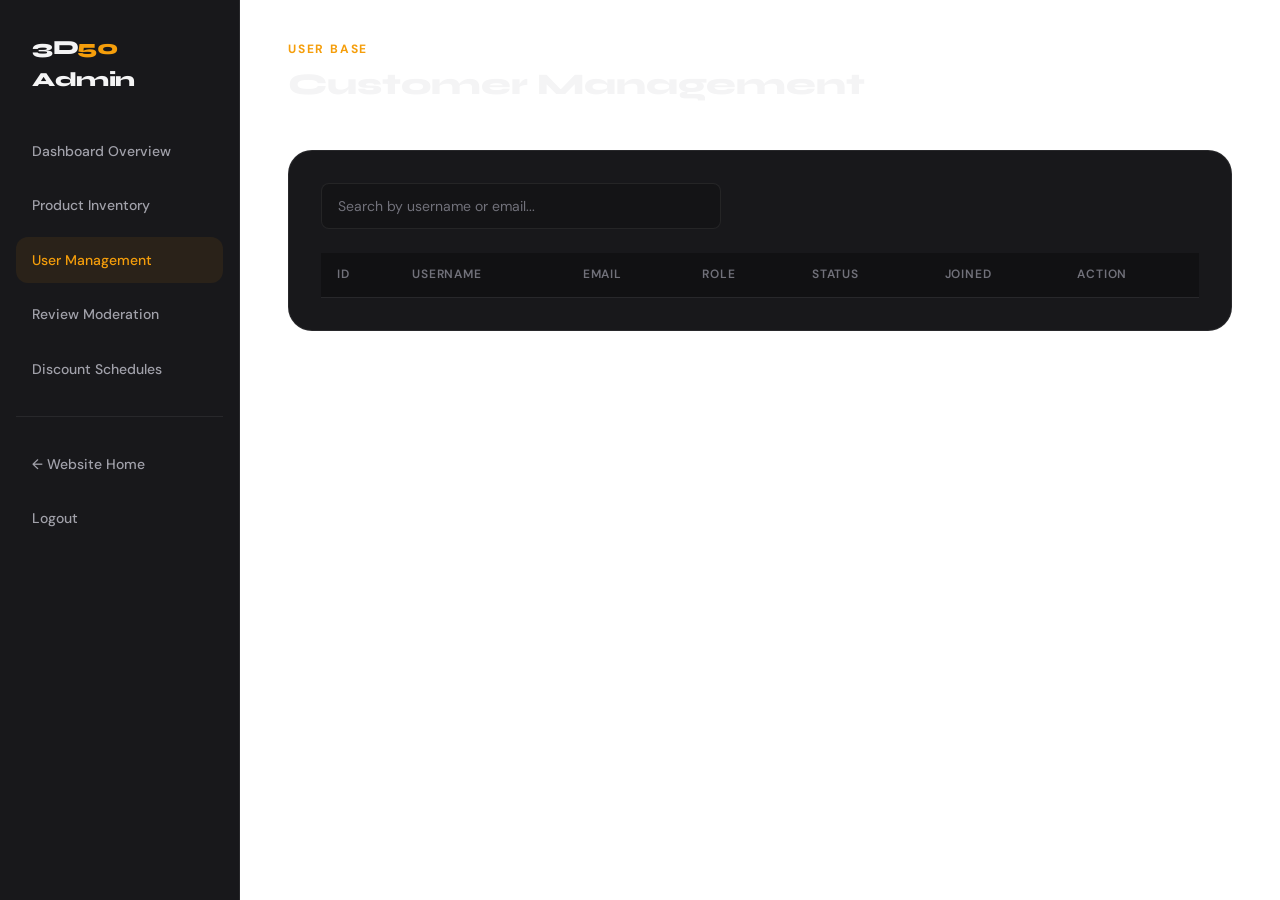
<file: admin/users.html>
<!DOCTYPE html>
<html lang="en">
<head>
  <meta charset="UTF-8">
  <meta name="viewport" content="width=device-width, initial-scale=1.0">
  <title>Manage Users — 3D50 Admin</title>
  <link rel="stylesheet" href="../frontend/css/variables.css"><link rel="stylesheet" href="../frontend/css/reset.css"><link rel="stylesheet" href="../frontend/css/components.css"><link rel="stylesheet" href="../frontend/css/layout.css"><link rel="stylesheet" href="css/admin.css">
</head>
<body class="admin-layout">
  <aside class="admin-sidebar">
    <div class="nav__logo" style="padding-left:var(--space-4);">
      <a href="../frontend/dashboard.html" class="nav__logo-text">3D<span>50</span> Admin</a>
    </div>
    <nav class="admin-nav">
      <a href="dashboard.html" class="admin-nav-link">Dashboard Overview</a>
      <a href="products.html" class="admin-nav-link">Product Inventory</a>
      <a href="users.html" class="admin-nav-link active">User Management</a>
      <a href="reviews.html" class="admin-nav-link">Review Moderation</a>
      <a href="discounts.html" class="admin-nav-link">Discount Schedules</a>
      <div class="divider" style="margin:var(--space-4) 0;"></div>
      <a href="../frontend/dashboard.html" class="admin-nav-link">← Website Home</a>
      <a href="../frontend/dashboard.html" class="admin-nav-link text-error" id="admin-logout">Logout</a>
    </nav>
  </aside>
  <main class="admin-content">
    <header class="admin-header">
      <div><div class="section-label">User Base</div><h1 class="admin-title">Customer Management</h1></div>
    </header>
    <div class="admin-card">
      <div class="admin-table-controls">
        <input type="text" id="user-search" class="form-input admin-search" placeholder="Search by username or email...">
      </div>
      <div class="data-table-container">
        <table class="data-table">
          <thead><tr><th>ID</th><th>Username</th><th>Email</th><th>Role</th><th>Status</th><th>Joined</th><th>Action</th></tr></thead>
          <tbody id="user-body"></tbody>
        </table>
      </div>
    </div>
  </main>
  <script type="module" src="../frontend/js/auth.js"></script>
  <script type="module" src="js/users.js"></script>
</body>
</html>
</file>
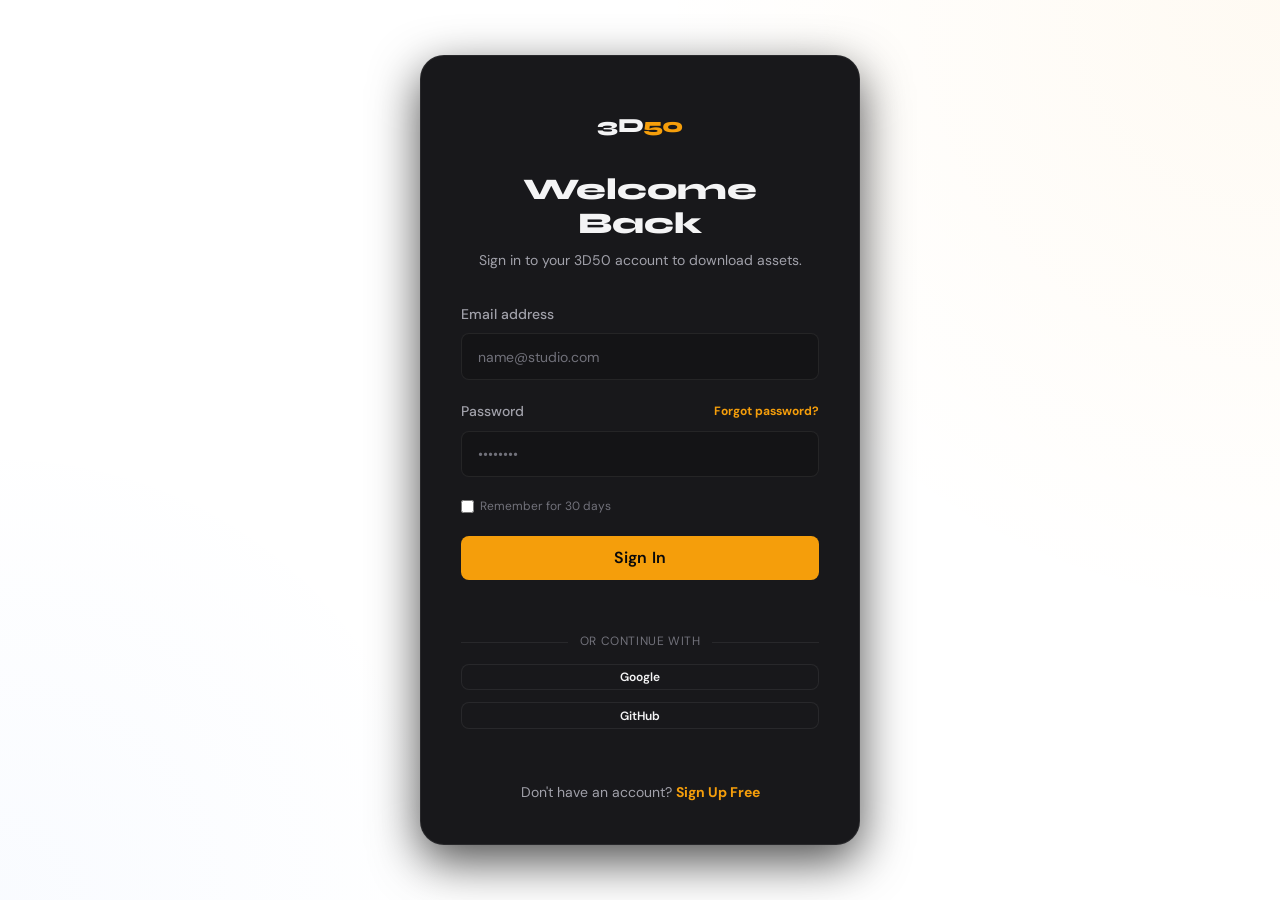
<file: frontend/login.html>
<!DOCTYPE html>
<html lang="en">
<head>
  <meta charset="UTF-8">
  <meta name="viewport" content="width=device-width, initial-scale=1.0">
  <title>Sign In — 3D50 Marketplace</title>
  <link rel="stylesheet" href="css/variables.css">
  <link rel="stylesheet" href="css/reset.css">
  <link rel="stylesheet" href="css/components.css">
  <link rel="stylesheet" href="css/layout.css">
  <link rel="stylesheet" href="css/auth.css">
</head>
<body class="auth-page">

  <div class="auth-card">
    <header class="auth-header">
      <a href="index.html" class="nav__logo auth-logo">
        <span class="nav__logo-text">3D<span>50</span></span>
      </a>
      <h1 class="auth-title">Welcome Back</h1>
      <p class="auth-subtitle">Sign in to your 3D50 account to download assets.</p>
    </header>

    <form class="auth-form" id="login-form">
      <div class="form-group">
        <label class="form-label" for="email">Email address</label>
        <input type="email" id="email" class="form-input" placeholder="name@studio.com" required>
      </div>

      <div class="form-group">
        <div class="form-options">
          <label class="form-label" for="password">Password</label>
          <a href="#" class="auth-link" style="font-size:var(--text-xs);">Forgot password?</a>
        </div>
        <input type="password" id="password" class="form-input" placeholder="••••••••" required>
      </div>

      <div class="form-options">
        <label class="remember-me">
          <input type="checkbox" id="remember">
          <span class="text-xs text-muted">Remember for 30 days</span>
        </label>
      </div>

      <button type="submit" class="btn btn-primary btn-full btn-lg" id="login-submit">
        <span class="btn-text">Sign In</span>
        <span class="spinner"></span>
      </button>

      <div class="social-auth">
         <span class="social-auth-label">Or continue with</span>
         <button type="button" class="btn btn-secondary btn-full btn-sm">Google</button>
         <button type="button" class="btn btn-secondary btn-full btn-sm">GitHub</button>
      </div>

      <div class="auth-footer">
        Don't have an account? <a href="register.html" class="auth-link">Sign Up Free</a>
      </div>
    </form>
  </div>

  <div class="toast-container" id="toast-container"></div>

  <script type="module" src="js/login.js"></script>
</body>
</html>
</file>
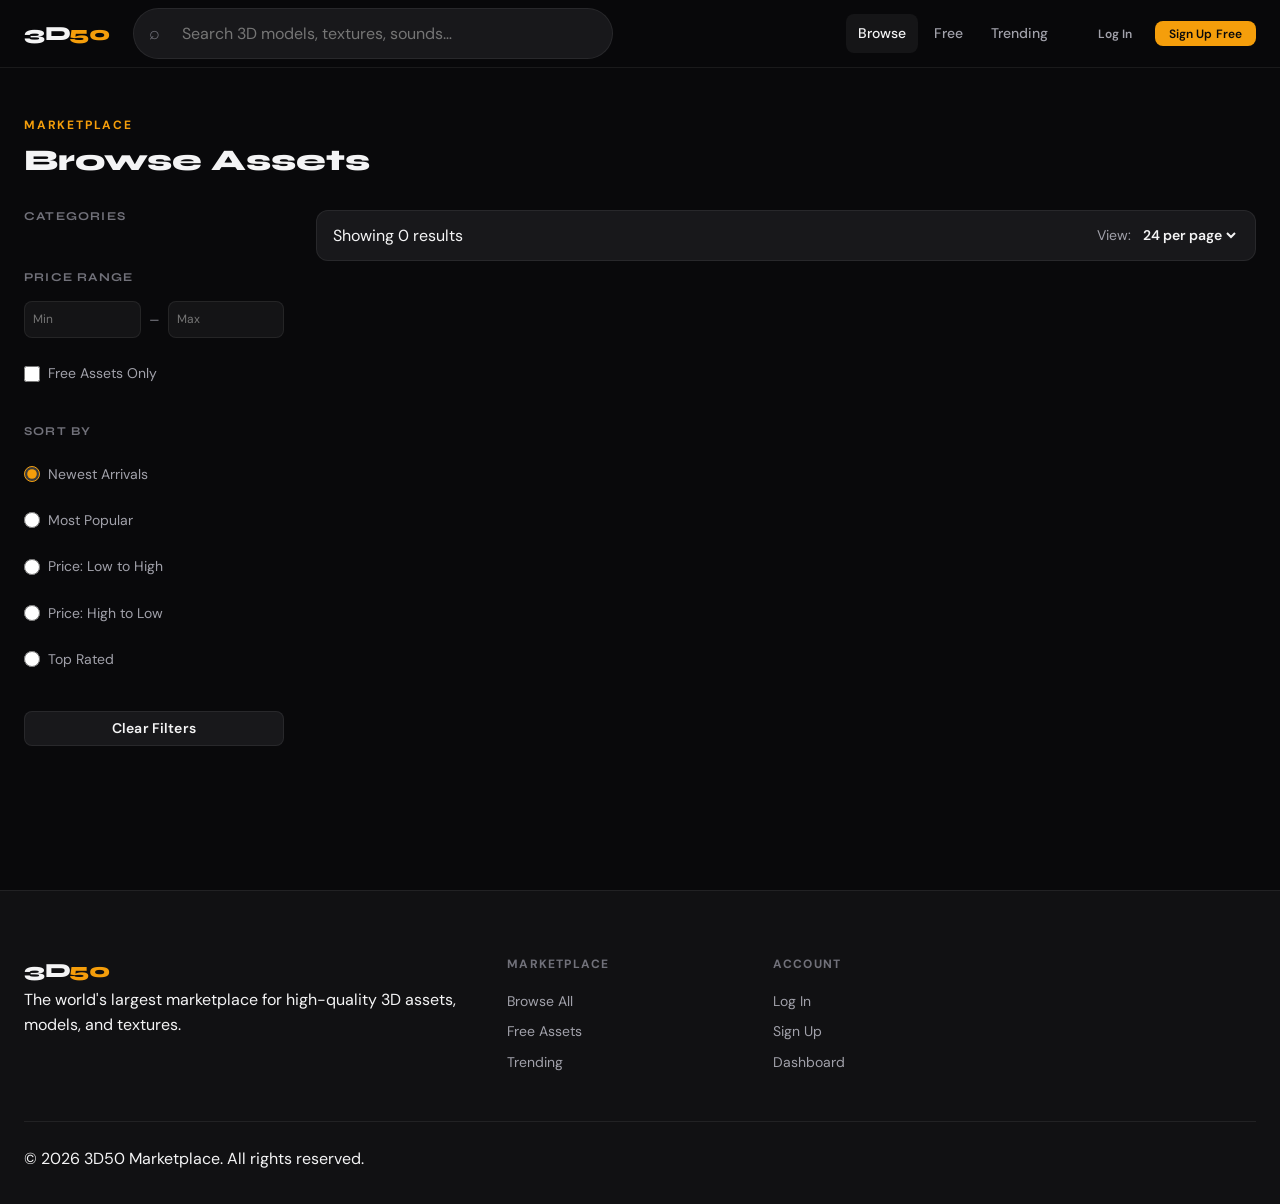
<file: frontend/products.html>
<!DOCTYPE html>
<html lang="en">
<head>
  <meta charset="UTF-8">
  <meta name="viewport" content="width=device-width, initial-scale=1.0">
  <title>Browse Products — 3D50 Marketplace</title>
  <link rel="stylesheet" href="css/variables.css">
  <link rel="stylesheet" href="css/reset.css">
  <link rel="stylesheet" href="css/components.css">
  <link rel="stylesheet" href="css/layout.css">
  <link rel="stylesheet" href="css/products.css">
</head>
<body class="page-body">

  <nav class="nav" id="main-nav" aria-label="Main navigation">
    <div class="nav__inner">
      <a href="index.html" class="nav__logo" aria-label="3D50 Home">
        <span class="nav__logo-text">3D<span>50</span></span>
      </a>

      <div class="nav__search">
        <div class="search-bar" id="nav-search-bar">
          <span class="search-bar__icon" aria-hidden="true">⌕</span>
          <input
            type="search"
            class="search-bar__input"
            id="nav-search-input"
            placeholder="Search 3D models, textures, sounds…"
            autocomplete="off"
          >
          <div class="search-suggestions" id="nav-search-suggestions"></div>
        </div>
      </div>

      <nav class="nav__links">
        <a href="products.html" class="nav__link active">Browse</a>
        <a href="products.html?is_free=1" class="nav__link">Free</a>
        <a href="products.html?sort=popular" class="nav__link">Trending</a>
      </nav>

      <div class="nav__cta" id="nav-cta">
        <a href="login.html" class="btn btn-ghost btn-sm" id="nav-login">Log In</a>
        <a href="register.html" class="btn btn-primary btn-sm" id="nav-register">Sign Up Free</a>
      </div>

      <div class="nav__user" id="nav-user" style="display:none;">
        <a href="profile.html" class="btn btn-ghost btn-sm" id="nav-dashboard">Dashboard</a>
        <button class="btn btn-ghost btn-sm" id="nav-logout">Log Out</button>
      </div>
    </div>
  </nav>

  <main class="products-page">
    <div class="container container-wide">
      
      <header class="section-header">
        <div>
          <div class="section-label" id="browse-label">Marketplace</div>
          <h1 class="section-title" id="browse-title">Browse Assets</h1>
        </div>
      </header>

      <div class="products-layout">
        
        <!-- Sidebar Filters -->
        <aside class="filter-sidebar">
          <section class="filter-section">
            <h2 class="filter-section__title">Categories</h2>
            <div class="filter-list" id="category-filters">
              <!-- JS-rendered -->
            </div>
          </section>

          <section class="filter-section">
            <h2 class="filter-section__title">Price Range</h2>
            <div class="filter-price-range">
              <input type="number" id="price-min" class="filter-price-input" placeholder="Min" min="0">
              <span class="text-muted">–</span>
              <input type="number" id="price-max" class="filter-price-input" placeholder="Max" min="0">
            </div>
            <div class="filter-list" style="margin-top:var(--space-4);">
               <label class="filter-item">
                 <input type="checkbox" id="filter-free">
                 <span>Free Assets Only</span>
               </label>
            </div>
          </section>

          <section class="filter-section">
            <h2 class="filter-section__title">Sort By</h2>
            <div class="filter-list">
              <label class="filter-item"><input type="radio" name="sort" value="newest" checked> <span>Newest Arrivals</span></label>
              <label class="filter-item"><input type="radio" name="sort" value="popular"> <span>Most Popular</span></label>
              <label class="filter-item"><input type="radio" name="sort" value="price_asc"> <span>Price: Low to High</span></label>
              <label class="filter-item"><input type="radio" name="sort" value="price_desc"> <span>Price: High to Low</span></label>
              <label class="filter-item"><input type="radio" name="sort" value="rating"> <span>Top Rated</span></label>
            </div>
          </section>

          <button class="btn btn-secondary btn-full" id="clear-filters">Clear Filters</button>
        </aside>

        <!-- Main Content -->
        <div class="products-main">
          
          <div class="products-controls">
            <div class="products-count" id="results-count">Showing 0 results</div>
            <div class="products-sort">
              <span>View:</span>
              <select id="limit-select">
                <option value="12">12 per page</option>
                <option value="24" selected>24 per page</option>
                <option value="48">48 per page</option>
              </select>
            </div>
          </div>

          <div class="products-grid" id="products-grid">
            <!-- Skeletons go here initially -->
          </div>

          <div class="pagination" id="pagination-controls" style="margin-top:var(--space-12);">
            <!-- Pagination items -->
          </div>

        </div>
      </div>
    </div>
  </main>

  <footer class="footer">
    <div class="container">
      <div class="footer__grid">
        <div class="footer__brand">
          <a href="index.html" class="nav__logo">
            <span class="nav__logo-text">3D<span>50</span></span>
          </a>
          <p class="footer__tagline">The world's largest marketplace for high-quality 3D assets, models, and textures.</p>
        </div>
        <div>
          <div class="footer__heading">Marketplace</div>
          <div class="footer__links">
            <a href="products.html" class="footer__link">Browse All</a>
            <a href="products.html?is_free=1" class="footer__link">Free Assets</a>
            <a href="products.html?sort=popular" class="footer__link">Trending</a>
          </div>
        </div>
        <div>
          <div class="footer__heading">Account</div>
          <div class="footer__links">
            <a href="login.html" class="footer__link">Log In</a>
            <a href="register.html" class="footer__link">Sign Up</a>
            <a href="profile.html" class="footer__link">Dashboard</a>
          </div>
        </div>
      </div>
      <div class="footer__bottom">
        <p>&copy; 2026 3D50 Marketplace. All rights reserved.</p>
      </div>
    </div>
  </footer>

  <script type="module" src="js/auth.js"></script>
  <script type="module" src="js/login.js"></script>
</body>
</html>
</file>
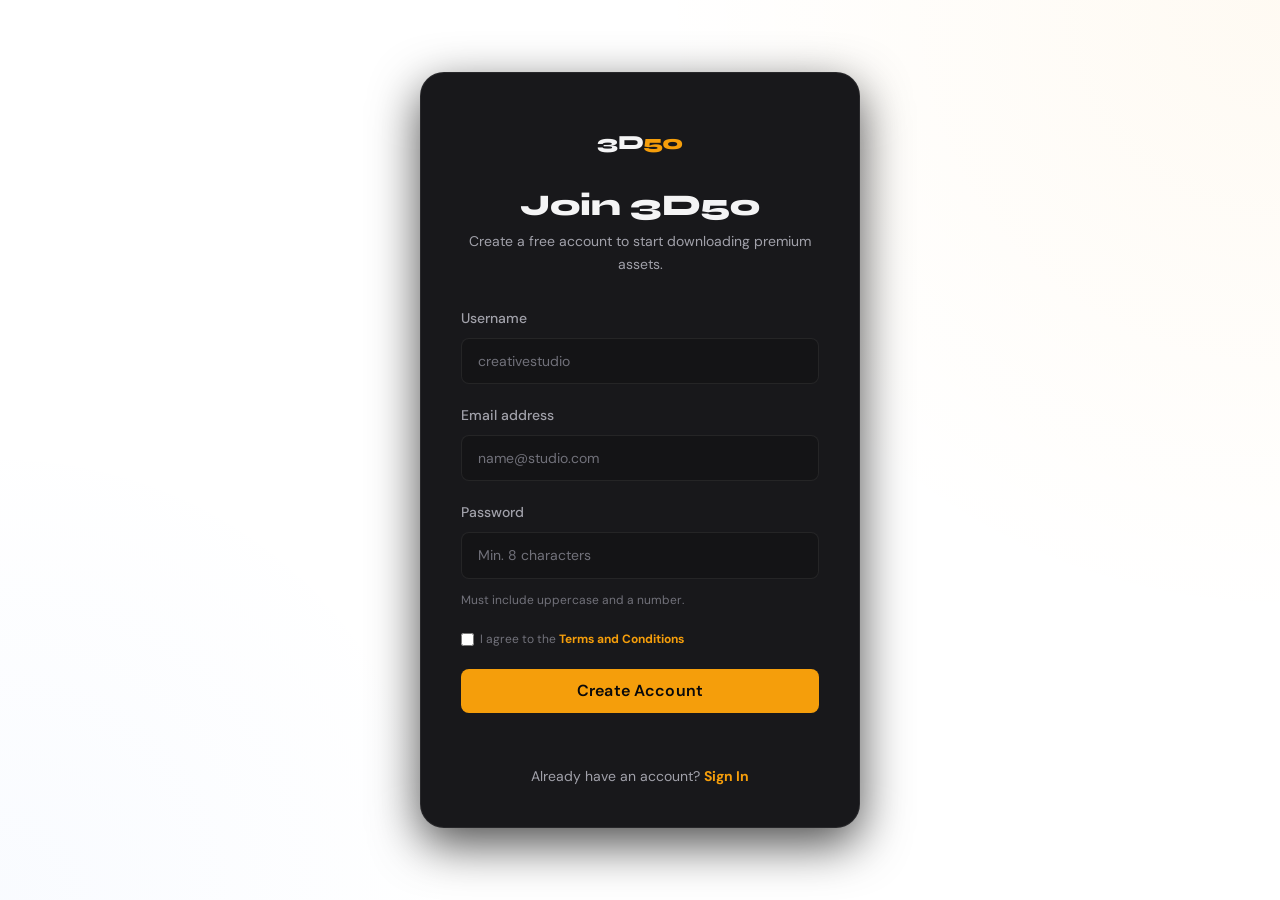
<file: frontend/register.html>
<!DOCTYPE html>
<html lang="en">
<head>
  <meta charset="UTF-8">
  <meta name="viewport" content="width=device-width, initial-scale=1.0">
  <title>Create Account — 3D50 Marketplace</title>
  <link rel="stylesheet" href="css/variables.css">
  <link rel="stylesheet" href="css/reset.css">
  <link rel="stylesheet" href="css/components.css">
  <link rel="stylesheet" href="css/layout.css">
  <link rel="stylesheet" href="css/auth.css">
</head>
<body class="auth-page">

  <div class="auth-card">
    <header class="auth-header">
      <a href="index.html" class="nav__logo auth-logo">
        <span class="nav__logo-text">3D<span>50</span></span>
      </a>
      <h1 class="auth-title">Join 3D50</h1>
      <p class="auth-subtitle">Create a free account to start downloading premium assets.</p>
    </header>

    <form class="auth-form" id="register-form">
      <div class="form-group">
        <label class="form-label" for="username">Username</label>
        <input type="text" id="username" class="form-input" placeholder="creativestudio" required minlength="3">
      </div>

      <div class="form-group">
        <label class="form-label" for="email">Email address</label>
        <input type="email" id="email" class="form-input" placeholder="name@studio.com" required>
      </div>

      <div class="form-group">
        <label class="form-label" for="password">Password</label>
        <input type="password" id="password" class="form-input" placeholder="Min. 8 characters" required minlength="8">
        <p class="form-hint">Must include uppercase and a number.</p>
      </div>

      <div class="form-options">
        <label class="remember-me">
          <input type="checkbox" id="terms" required>
          <span class="text-xs text-muted">I agree to the <a href="#" class="auth-link">Terms and Conditions</a></span>
        </label>
      </div>

      <button type="submit" class="btn btn-primary btn-full btn-lg" id="register-submit">
        <span class="btn-text">Create Account</span>
        <span class="spinner"></span>
      </button>

      <div class="auth-footer">
        Already have an account? <a href="login.html" class="auth-link">Sign In</a>
      </div>
    </form>
  </div>

  <div class="toast-container" id="toast-container"></div>

  <script type="module" src="js/register.js"></script>
</body>
</html>
</file>
<file: frontend/css/variables.css>
/**
 * 3D50.com — Design System Variables
 * Aesthetic: "Dark Precision" — Luxury × Editorial
 * Tone: obsidian base, amber accent, editorial typography
 *
 * DFII Score: 13/15
 * Differentiation: High-contrast amber on near-black,
 * paired with Syne display font — reads as premium creative platform.
 */

@import url('https://fonts.googleapis.com/css2?family=Syne:wght@400;600;700;800&family=DM+Sans:ital,opsz,wght@0,9..40,300;0,9..40,400;0,9..40,500;0,9..40,600;1,9..40,300&display=swap');

:root {
  /* ── Color Palette ────────────────────────────── */
  --color-bg:          #09090b;        /* zinc-950 — near-black canvas */
  --color-bg-elevated: #111113;        /* slightly lifted surface */
  --color-bg-card:     #18181b;        /* zinc-900 — card background */
  --color-bg-card-hover: #1e1e21;      /* card hover state */
  --color-bg-input:    #141416;        /* input field background */
  --color-border:      rgba(255,255,255,0.07);  /* subtle borders */
  --color-border-focus:rgba(245,158,11,0.5);    /* amber border on focus */

  /* Amber Accent — the signature color */
  --color-accent:         #F59E0B;     /* amber-500 */
  --color-accent-bright:  #FBBF24;    /* amber-400 — hover */
  --color-accent-dim:     #B45309;    /* amber-700 — pressed */
  --color-accent-bg:      rgba(245,158,11,0.08); /* amber tinted surface */
  --color-accent-border:  rgba(245,158,11,0.25); /* amber border */

  /* Text Hierarchy */
  --color-text-primary:   #F4F4F5;    /* zinc-100 */
  --color-text-secondary: #A1A1AA;    /* zinc-400 */
  --color-text-muted:     #71717A;    /* zinc-500 */
  --color-text-inverse:   #09090b;    /* for dark text on accent */

  /* Semantic Colors */
  --color-success:        #10B981;    /* emerald-500 */
  --color-success-bg:     rgba(16,185,129,0.1);
  --color-danger:         #EF4444;    /* red-500 */
  --color-danger-bg:      rgba(239,68,68,0.1);
  --color-warning:        #F59E0B;    /* amber-500 */
  --color-info:           #3B82F6;    /* blue-500 */
  --color-info-bg:        rgba(59,130,246,0.1);

  /* Stars Rating */
  --color-star-filled:    #FBBF24;
  --color-star-empty:     #3F3F46;

  /* ── Typography ───────────────────────────────── */
  --font-display: 'Syne', system-ui, sans-serif;      /* headers, product titles */
  --font-body:    'DM Sans', system-ui, sans-serif;   /* body text, UI */
  --font-mono:    'JetBrains Mono', 'Fira Code', monospace;

  /* Type Scale (modular 1.25 ratio) */
  --text-xs:   0.75rem;    /* 12px */
  --text-sm:   0.875rem;   /* 14px */
  --text-base: 1rem;       /* 16px */
  --text-lg:   1.125rem;   /* 18px */
  --text-xl:   1.25rem;    /* 20px */
  --text-2xl:  1.5rem;     /* 24px */
  --text-3xl:  1.875rem;   /* 30px */
  --text-4xl:  2.25rem;    /* 36px */
  --text-5xl:  3rem;       /* 48px */
  --text-6xl:  3.75rem;    /* 60px */
  --text-7xl:  4.5rem;     /* 72px */

  --font-weight-regular: 400;
  --font-weight-medium:  500;
  --font-weight-semibold:600;
  --font-weight-bold:    700;
  --font-weight-extrabold:800;

  --line-height-tight:  1.15;
  --line-height-snug:   1.35;
  --line-height-normal: 1.6;
  --line-height-relaxed:1.75;

  /* ── Spacing (8px base unit) ──────────────────── */
  --space-1:   0.25rem;  /*  4px */
  --space-2:   0.5rem;   /*  8px */
  --space-3:   0.75rem;  /* 12px */
  --space-4:   1rem;     /* 16px */
  --space-5:   1.25rem;  /* 20px */
  --space-6:   1.5rem;   /* 24px */
  --space-8:   2rem;     /* 32px */
  --space-10:  2.5rem;   /* 40px */
  --space-12:  3rem;     /* 48px */
  --space-16:  4rem;     /* 64px */
  --space-20:  5rem;     /* 80px */
  --space-24:  6rem;     /* 96px */
  --space-32:  8rem;     /* 128px */

  /* ── Border Radius ───────────────────────────── */
  --radius-sm:   0.25rem;   /* 4px */
  --radius-md:   0.5rem;    /* 8px */
  --radius-lg:   0.75rem;   /* 12px */
  --radius-xl:   1rem;      /* 16px */
  --radius-2xl:  1.5rem;    /* 24px */
  --radius-full: 9999px;

  /* ── Shadows ─────────────────────────────────── */
  --shadow-sm:     0 1px 2px rgba(0,0,0,0.4);
  --shadow-md:     0 4px 16px rgba(0,0,0,0.5);
  --shadow-lg:     0 8px 32px rgba(0,0,0,0.6);
  --shadow-xl:     0 16px 48px rgba(0,0,0,0.7);
  --shadow-accent: 0 0 24px rgba(245,158,11,0.15);  /* amber glow */
  --shadow-card:   0 2px 8px rgba(0,0,0,0.4), 0 0 0 1px var(--color-border);

  /* ── Transitions ─────────────────────────────── */
  --transition-fast:   150ms ease;
  --transition-base:   250ms ease;
  --transition-slow:   400ms ease;
  --transition-spring: 300ms cubic-bezier(0.34, 1.56, 0.64, 1);

  /* ── Layout ──────────────────────────────────── */
  --container-sm:   640px;
  --container-md:   768px;
  --container-lg:   1024px;
  --container-xl:   1280px;
  --container-2xl:  1440px;

  --nav-height:     68px;
  --sidebar-width:  260px;

  /* ── Z-Index ─────────────────────────────────── */
  --z-below:  -1;
  --z-base:    0;
  --z-raised:  10;
  --z-dropdown:100;
  --z-sticky:  200;
  --z-overlay: 300;
  --z-modal:   400;
  --z-toast:   500;
  --z-tooltip: 600;
}
</file>
<file: frontend/css/components.css>
/**
 * Component Library — 3D50.com
 * Reusable UI components: buttons, cards, badges, inputs, modals, toasts, skeletons, tables
 */

/* ────────────────────────────────────────────────
   BUTTONS
──────────────────────────────────────────────── */
.btn {
  display: inline-flex;
  align-items: center;
  justify-content: center;
  gap: var(--space-2);
  padding: 0.6rem 1.25rem;
  font-family: var(--font-body);
  font-size: var(--text-sm);
  font-weight: var(--font-weight-semibold);
  line-height: 1;
  border-radius: var(--radius-md);
  transition: all var(--transition-base);
  cursor: pointer;
  white-space: nowrap;
  letter-spacing: 0.01em;
  position: relative;
  overflow: hidden;
}

.btn:disabled { opacity: 0.5; cursor: not-allowed; }

.btn-primary {
  background: var(--color-accent);
  color: var(--color-text-inverse);
  box-shadow: 0 0 0 0 rgba(245,158,11,0);
}
.btn-primary:hover:not(:disabled) {
  background: var(--color-accent-bright);
  box-shadow: 0 4px 20px rgba(245,158,11,0.3);
  transform: translateY(-1px);
}
.btn-primary:active:not(:disabled) {
  transform: translateY(0);
  background: var(--color-accent-dim);
}

.btn-secondary {
  background: var(--color-bg-card);
  color: var(--color-text-primary);
  border: 1px solid var(--color-border);
}
.btn-secondary:hover:not(:disabled) {
  background: var(--color-bg-card-hover);
  border-color: rgba(255,255,255,0.15);
}

.btn-ghost {
  background: transparent;
  color: var(--color-text-secondary);
}
.btn-ghost:hover:not(:disabled) {
  background: var(--color-accent-bg);
  color: var(--color-accent);
}

.btn-danger {
  background: transparent;
  color: var(--color-danger);
  border: 1px solid rgba(239,68,68,0.3);
}
.btn-danger:hover:not(:disabled) {
  background: var(--color-danger-bg);
}

.btn-sm { padding: 0.4rem 0.875rem; font-size: var(--text-xs); }
.btn-lg { padding: 0.875rem 2rem; font-size: var(--text-base); }
.btn-icon { padding: 0.6rem; border-radius: var(--radius-md); }
.btn-full { width: 100%; }

/* Loading spinner in button */
.btn .spinner {
  width: 14px; height: 14px;
  border: 2px solid currentColor;
  border-top-color: transparent;
  border-radius: 50%;
  animation: spin 0.7s linear infinite;
  display: none;
}
.btn.loading .spinner { display: block; }
.btn.loading .btn-text { opacity: 0.7; }

/* ────────────────────────────────────────────────
   PRODUCT CARD
──────────────────────────────────────────────── */
.product-card {
  background: var(--color-bg-card);
  border: 1px solid var(--color-border);
  border-radius: var(--radius-xl);
  overflow: hidden;
  transition: transform var(--transition-base), border-color var(--transition-base), box-shadow var(--transition-base);
  position: relative;
  display: flex;
  flex-direction: column;
  cursor: pointer;
}

.product-card:hover {
  transform: translateY(-4px);
  border-color: var(--color-accent-border);
  box-shadow: var(--shadow-accent), var(--shadow-lg);
}

.product-card__image-wrap {
  position: relative;
  aspect-ratio: 4/3;
  overflow: hidden;
  background: var(--color-bg-elevated);
}

.product-card__image {
  width: 100%; height: 100%;
  object-fit: cover;
  transition: transform var(--transition-slow);
}
.product-card:hover .product-card__image { transform: scale(1.05); }

.product-card__overlay {
  position: absolute;
  inset: 0;
  background: rgba(9,9,11,0.7);
  display: flex;
  align-items: center;
  justify-content: center;
  opacity: 0;
  transition: opacity var(--transition-base);
  gap: var(--space-2);
}
.product-card:hover .product-card__overlay { opacity: 1; }

.product-card__body { padding: var(--space-4); flex: 1; display: flex; flex-direction: column; gap: var(--space-2); }
.product-card__category {
  font-size: var(--text-xs);
  color: var(--color-accent);
  text-transform: uppercase;
  letter-spacing: 0.08em;
  font-weight: var(--font-weight-semibold);
}
.product-card__title {
  font-family: var(--font-display);
  font-size: var(--text-base);
  font-weight: var(--font-weight-semibold);
  line-height: var(--line-height-snug);
  color: var(--color-text-primary);
  display: -webkit-box;
  -webkit-line-clamp: 2;
  -webkit-box-orient: vertical;
  overflow: hidden;
}
.product-card__meta { display: flex; align-items: center; gap: var(--space-3); margin-top: auto; }
.product-card__price {
  font-family: var(--font-display);
  font-size: var(--text-lg);
  font-weight: var(--font-weight-bold);
  color: var(--color-accent);
}
.product-card__price--free { color: var(--color-success); }
.product-card__price--original {
  font-size: var(--text-sm);
  color: var(--color-text-muted);
  text-decoration: line-through;
  font-weight: var(--font-weight-regular);
}
.product-card__rating { display: flex; align-items: center; gap: 4px; font-size: var(--text-xs); color: var(--color-text-muted); }
.product-card__stars { color: var(--color-star-filled); font-size: 11px; letter-spacing: 1px; }
.product-card__downloads { margin-left: auto; font-size: var(--text-xs); color: var(--color-text-muted); }

/* Featured badge */
.badge-featured {
  position: absolute; top: var(--space-3); left: var(--space-3);
  background: var(--color-accent); color: var(--color-text-inverse);
  font-size: var(--text-xs); font-weight: var(--font-weight-bold);
  padding: 2px 8px; border-radius: var(--radius-full);
  text-transform: uppercase; letter-spacing: 0.05em;
}
.badge-free {
  position: absolute; top: var(--space-3); left: var(--space-3);
  background: var(--color-success-bg); color: var(--color-success);
  border: 1px solid var(--color-success);
  font-size: var(--text-xs); font-weight: var(--font-weight-bold);
  padding: 2px 8px; border-radius: var(--radius-full);
  text-transform: uppercase;
}
.badge-discount {
  position: absolute; top: var(--space-3); right: var(--space-3);
  background: var(--color-danger); color: #fff;
  font-size: var(--text-xs); font-weight: var(--font-weight-bold);
  padding: 2px 8px; border-radius: var(--radius-full);
}

/* ────────────────────────────────────────────────
   BADGES / TAGS
──────────────────────────────────────────────── */
.badge {
  display: inline-flex;
  align-items: center;
  gap: 4px;
  padding: 3px 10px;
  border-radius: var(--radius-full);
  font-size: var(--text-xs);
  font-weight: var(--font-weight-medium);
  letter-spacing: 0.04em;
}
.badge-amber   { background: var(--color-accent-bg);    color: var(--color-accent);  border: 1px solid var(--color-accent-border); }
.badge-green   { background: var(--color-success-bg);   color: var(--color-success); }
.badge-red     { background: var(--color-danger-bg);    color: var(--color-danger);  }
.badge-blue    { background: var(--color-info-bg);      color: var(--color-info);    }
.badge-neutral { background: rgba(255,255,255,0.06);    color: var(--color-text-secondary); }

.tag {
  display: inline-block;
  padding: 4px 12px;
  background: rgba(255,255,255,0.05);
  border: 1px solid var(--color-border);
  border-radius: var(--radius-full);
  font-size: var(--text-xs);
  color: var(--color-text-secondary);
  transition: all var(--transition-fast);
}
.tag:hover, .tag.active {
  background: var(--color-accent-bg);
  border-color: var(--color-accent-border);
  color: var(--color-accent);
}

/* ────────────────────────────────────────────────
   FORM INPUTS
──────────────────────────────────────────────── */
.form-group { display: flex; flex-direction: column; gap: var(--space-2); }
.form-label {
  font-size: var(--text-sm);
  font-weight: var(--font-weight-medium);
  color: var(--color-text-secondary);
}
.form-input, .form-select, .form-textarea {
  width: 100%;
  padding: 0.7rem 1rem;
  background: var(--color-bg-input);
  border: 1px solid var(--color-border);
  border-radius: var(--radius-md);
  color: var(--color-text-primary);
  font-size: var(--text-sm);
  transition: border-color var(--transition-fast), box-shadow var(--transition-fast);
}
.form-input:focus, .form-select:focus, .form-textarea:focus {
  border-color: var(--color-accent);
  box-shadow: 0 0 0 3px rgba(245,158,11,0.12);
}
.form-input::placeholder { color: var(--color-text-muted); }
.form-textarea { resize: vertical; min-height: 120px; }
.form-select option { background: var(--color-bg-card); }
.form-error { font-size: var(--text-xs); color: var(--color-danger); margin-top: var(--space-1); }
.form-hint  { font-size: var(--text-xs); color: var(--color-text-muted); margin-top: var(--space-1); }

/* Search bar */
.search-bar {
  position: relative;
  display: flex;
  align-items: center;
}
.search-bar__icon {
  position: absolute; left: 1rem;
  color: var(--color-text-muted);
  pointer-events: none;
  font-size: 1.1rem;
}
.search-bar__input {
  width: 100%;
  padding: 0.75rem 1rem 0.75rem 3rem;
  background: var(--color-bg-card);
  border: 1px solid var(--color-border);
  border-radius: var(--radius-full);
  color: var(--color-text-primary);
  font-size: var(--text-base);
  transition: border-color var(--transition-fast), box-shadow var(--transition-fast);
}
.search-bar__input:focus {
  border-color: var(--color-accent);
  box-shadow: 0 0 0 3px rgba(245,158,11,0.1);
  outline: none;
}

/* Search suggestions dropdown */
.search-suggestions {
  position: absolute;
  top: calc(100% + 8px);
  left: 0; right: 0;
  background: var(--color-bg-card);
  border: 1px solid var(--color-border);
  border-radius: var(--radius-lg);
  overflow: hidden;
  z-index: var(--z-dropdown);
  box-shadow: var(--shadow-xl);
  display: none;
}
.search-suggestions.open { display: block; }
.search-suggestion-item {
  display: flex; align-items: center; gap: var(--space-3);
  padding: var(--space-3) var(--space-4);
  cursor: pointer;
  transition: background var(--transition-fast);
}
.search-suggestion-item:hover { background: var(--color-bg-card-hover); }
.search-suggestion-item__title { font-size: var(--text-sm); flex: 1; }
.search-suggestion-item__price { font-size: var(--text-xs); color: var(--color-accent); font-weight: var(--font-weight-medium); }

/* ────────────────────────────────────────────────
   STAR RATING DISPLAY
──────────────────────────────────────────────── */
.star-rating { display: inline-flex; gap: 2px; }
.star-rating .star { font-size: 1rem; transition: transform var(--transition-fast); }
.star-rating .star.filled { color: var(--color-star-filled); }
.star-rating .star.empty  { color: var(--color-star-empty); }

/* Interactive star rating (review form) */
.star-input { display: flex; flex-direction: row-reverse; gap: 4px; }
.star-input input { display: none; }
.star-input label {
  font-size: 1.75rem;
  color: var(--color-star-empty);
  cursor: pointer;
  transition: color var(--transition-fast), transform var(--transition-fast);
}
.star-input label:hover,
.star-input label:hover ~ label,
.star-input input:checked ~ label {
  color: var(--color-star-filled);
  transform: scale(1.1);
}

/* ────────────────────────────────────────────────
   MODAL
──────────────────────────────────────────────── */
.modal-overlay {
  position: fixed;
  inset: 0;
  background: rgba(0,0,0,0.75);
  backdrop-filter: blur(4px);
  z-index: var(--z-modal);
  display: flex;
  align-items: center;
  justify-content: center;
  padding: var(--space-4);
  opacity: 0;
  pointer-events: none;
  transition: opacity var(--transition-base);
}
.modal-overlay.open {
  opacity: 1;
  pointer-events: all;
}
.modal {
  background: var(--color-bg-card);
  border: 1px solid var(--color-border);
  border-radius: var(--radius-2xl);
  max-width: 560px;
  width: 100%;
  max-height: 90vh;
  overflow-y: auto;
  box-shadow: var(--shadow-xl);
  transform: scale(0.95) translateY(10px);
  transition: transform var(--transition-spring);
}
.modal-overlay.open .modal { transform: scale(1) translateY(0); }
.modal__header {
  display: flex; align-items: center; justify-content: space-between;
  padding: var(--space-6);
  border-bottom: 1px solid var(--color-border);
}
.modal__title { font-family: var(--font-display); font-size: var(--text-xl); font-weight: var(--font-weight-bold); }
.modal__close {
  background: none; border: none; cursor: pointer;
  color: var(--color-text-muted); font-size: 1.5rem; line-height: 1;
  width: 32px; height: 32px;
  display: flex; align-items: center; justify-content: center;
  border-radius: var(--radius-md);
  transition: color var(--transition-fast), background var(--transition-fast);
}
.modal__close:hover { color: var(--color-text-primary); background: rgba(255,255,255,0.05); }
.modal__body { padding: var(--space-6); }
.modal__footer {
  padding: var(--space-4) var(--space-6);
  border-top: 1px solid var(--color-border);
  display: flex; gap: var(--space-3); justify-content: flex-end;
}

/* ────────────────────────────────────────────────
   TOAST NOTIFICATIONS
──────────────────────────────────────────────── */
.toast-container {
  position: fixed;
  bottom: var(--space-6);
  right: var(--space-6);
  z-index: var(--z-toast);
  display: flex;
  flex-direction: column;
  gap: var(--space-2);
  pointer-events: none;
}
.toast {
  display: flex;
  align-items: center;
  gap: var(--space-3);
  padding: var(--space-3) var(--space-4);
  background: var(--color-bg-elevated);
  border: 1px solid var(--color-border);
  border-radius: var(--radius-lg);
  box-shadow: var(--shadow-xl);
  min-width: 280px;
  max-width: 400px;
  pointer-events: all;
  animation: toastIn 0.3s cubic-bezier(0.34, 1.56, 0.64, 1);
  border-left: 3px solid var(--color-text-muted);
}
.toast.success { border-left-color: var(--color-success); }
.toast.error   { border-left-color: var(--color-danger); }
.toast.warning { border-left-color: var(--color-warning); }
.toast.info    { border-left-color: var(--color-info); }
.toast__icon { font-size: 1.2rem; flex-shrink: 0; }
.toast.success .toast__icon { color: var(--color-success); }
.toast.error   .toast__icon { color: var(--color-danger);  }
.toast__message { flex: 1; font-size: var(--text-sm); line-height: var(--line-height-snug); }
.toast__close {
  background: none; border: none; cursor: pointer;
  color: var(--color-text-muted); font-size: 1.1rem; line-height: 1;
  transition: color var(--transition-fast);
  flex-shrink: 0;
}
.toast__close:hover { color: var(--color-text-primary); }

/* ────────────────────────────────────────────────
   SKELETON LOADERS
──────────────────────────────────────────────── */
.skeleton {
  background: linear-gradient(
    90deg,
    var(--color-bg-card) 25%,
    var(--color-bg-card-hover) 50%,
    var(--color-bg-card) 75%
  );
  background-size: 200% 100%;
  animation: shimmer 1.5s infinite;
  border-radius: var(--radius-md);
}
.skeleton-card {
  background: var(--color-bg-card);
  border: 1px solid var(--color-border);
  border-radius: var(--radius-xl);
  overflow: hidden;
}
.skeleton-card__image { aspect-ratio: 4/3; }
.skeleton-card__body  { padding: var(--space-4); display: flex; flex-direction: column; gap: var(--space-3); }
.skeleton-text-sm  { height: 12px; width: 60%; }
.skeleton-text-md  { height: 14px; width: 100%; }
.skeleton-text-lg  { height: 18px; width: 80%; }
.skeleton-text-xl  { height: 22px; width: 40%; }

/* ────────────────────────────────────────────────
   DATA TABLE
──────────────────────────────────────────────── */
.table-wrap {
  overflow-x: auto;
  border: 1px solid var(--color-border);
  border-radius: var(--radius-xl);
}
.data-table {
  width: 100%;
  font-size: var(--text-sm);
}
.data-table thead tr {
  background: var(--color-bg-elevated);
  border-bottom: 1px solid var(--color-border);
}
.data-table th {
  padding: var(--space-3) var(--space-4);
  text-align: left;
  font-size: var(--text-xs);
  font-weight: var(--font-weight-semibold);
  color: var(--color-text-muted);
  text-transform: uppercase;
  letter-spacing: 0.07em;
  white-space: nowrap;
}
.data-table td {
  padding: var(--space-3) var(--space-4);
  border-bottom: 1px solid var(--color-border);
  vertical-align: middle;
}
.data-table tbody tr { transition: background var(--transition-fast); }
.data-table tbody tr:hover { background: rgba(255,255,255,0.02); }
.data-table tbody tr:last-child td { border-bottom: none; }
.data-table .col-actions { display: flex; gap: var(--space-2); }

/* Checkbox */
.data-table input[type="checkbox"] {
  width: 16px; height: 16px;
  accent-color: var(--color-accent);
  cursor: pointer;
}

/* ────────────────────────────────────────────────
   PAGINATION
──────────────────────────────────────────────── */
.pagination {
  display: flex;
  align-items: center;
  justify-content: center;
  gap: var(--space-2);
  flex-wrap: wrap;
}
.pagination__btn {
  display: flex;
  align-items: center;
  justify-content: center;
  width: 36px; height: 36px;
  border-radius: var(--radius-md);
  border: 1px solid var(--color-border);
  background: var(--color-bg-card);
  color: var(--color-text-secondary);
  font-size: var(--text-sm);
  cursor: pointer;
  transition: all var(--transition-fast);
}
.pagination__btn:hover:not(:disabled) {
  border-color: var(--color-accent-border);
  color: var(--color-accent);
}
.pagination__btn.active {
  background: var(--color-accent);
  border-color: var(--color-accent);
  color: var(--color-text-inverse);
  font-weight: var(--font-weight-bold);
}
.pagination__btn:disabled { opacity: 0.4; cursor: not-allowed; }
.pagination__info { font-size: var(--text-sm); color: var(--color-text-muted); }

/* ────────────────────────────────────────────────
   SECTION HEADERS
──────────────────────────────────────────────── */
.section-header {
  display: flex;
  align-items: flex-end;
  justify-content: space-between;
  gap: var(--space-4);
  margin-bottom: var(--space-8);
}
.section-label {
  font-size: var(--text-xs);
  font-weight: var(--font-weight-bold);
  text-transform: uppercase;
  letter-spacing: 0.15em;
  color: var(--color-accent);
  margin-bottom: var(--space-2);
}
.section-title {
  font-family: var(--font-display);
  font-size: var(--text-3xl);
  font-weight: var(--font-weight-extrabold);
  color: var(--color-text-primary);
}
.section-link {
  font-size: var(--text-sm);
  color: var(--color-accent);
  font-weight: var(--font-weight-medium);
  white-space: nowrap;
  transition: opacity var(--transition-fast);
}
.section-link:hover { opacity: 0.75; }

/* ────────────────────────────────────────────────
   STAT CARD (admin/dashboard)
──────────────────────────────────────────────── */
.stat-card {
  background: var(--color-bg-card);
  border: 1px solid var(--color-border);
  border-radius: var(--radius-xl);
  padding: var(--space-6);
  display: flex;
  flex-direction: column;
  gap: var(--space-3);
  position: relative;
  overflow: hidden;
}
.stat-card::before {
  content: '';
  position: absolute;
  top: 0; right: 0;
  width: 80px; height: 80px;
  background: var(--color-accent-bg);
  border-radius: 0 var(--radius-xl) 0 80px;
  transition: width var(--transition-slow), height var(--transition-slow);
}
.stat-card:hover::before { width: 100px; height: 100px; }
.stat-card__icon {
  font-size: 1.5rem;
  color: var(--color-accent);
  z-index: 1;
}
.stat-card__label { font-size: var(--text-sm); color: var(--color-text-muted); }
.stat-card__value {
  font-family: var(--font-display);
  font-size: var(--text-4xl);
  font-weight: var(--font-weight-extrabold);
  color: var(--color-text-primary);
  line-height: 1;
}
.stat-card__change {
  font-size: var(--text-xs);
  font-weight: var(--font-weight-medium);
  color: var(--color-text-muted);
}
.stat-card__change.positive { color: var(--color-success); }
.stat-card__change.negative { color: var(--color-danger); }

/* ────────────────────────────────────────────────
   ANIMATIONS
──────────────────────────────────────────────── */
@keyframes spin {
  to { transform: rotate(360deg); }
}

@keyframes shimmer {
  0%   { background-position: 200% 0; }
  100% { background-position: -200% 0; }
}

@keyframes toastIn {
  from { opacity: 0; transform: translateX(24px); }
  to   { opacity: 1; transform: translateX(0); }
}

@keyframes fadeInUp {
  from { opacity: 0; transform: translateY(20px); }
  to   { opacity: 1; transform: translateY(0); }
}

@keyframes fadeIn {
  from { opacity: 0; }
  to   { opacity: 1; }
}

@keyframes scaleIn {
  from { opacity: 0; transform: scale(0.95); }
  to   { opacity: 1; transform: scale(1); }
}

.animate-fade-in-up { animation: fadeInUp 0.5s ease both; }
.animate-fade-in    { animation: fadeIn 0.4s ease both; }
.animate-scale-in   { animation: scaleIn 0.3s ease both; }

/* Stagger delays for grid items */
.stagger-1 { animation-delay: 0.05s; }
.stagger-2 { animation-delay: 0.10s; }
.stagger-3 { animation-delay: 0.15s; }
.stagger-4 { animation-delay: 0.20s; }
.stagger-5 { animation-delay: 0.25s; }
.stagger-6 { animation-delay: 0.30s; }

/* ────────────────────────────────────────────────
   UTILITY CLASSES
──────────────────────────────────────────────── */
.container {
  width: 100%;
  max-width: var(--container-xl);
  margin: 0 auto;
  padding: 0 var(--space-6);
}
.container-wide { max-width: var(--container-2xl); }

.text-accent   { color: var(--color-accent); }
.text-muted    { color: var(--color-text-muted); }
.text-success  { color: var(--color-success); }
.text-danger   { color: var(--color-danger); }

.sr-only {
  position: absolute; width: 1px; height: 1px;
  padding: 0; margin: -1px; overflow: hidden;
  clip: rect(0,0,0,0); white-space: nowrap; border: 0;
}

.divider {
  height: 1px;
  background: var(--color-border);
  margin: var(--space-8) 0;
}

.empty-state {
  text-align: center;
  padding: var(--space-16);
  color: var(--color-text-muted);
}
.empty-state__icon { font-size: 3rem; margin-bottom: var(--space-4); opacity: 0.4; }
.empty-state__title {
  font-family: var(--font-display);
  font-size: var(--text-xl);
  font-weight: var(--font-weight-semibold);
  margin-bottom: var(--space-2);
  color: var(--color-text-secondary);
}
</file>
<file: frontend/css/layout.css>
/**
 * Layout CSS — Navigation, Footer, Grids
 */

/* ── Navigation ───────────────────────────────── */
.nav {
  position: fixed;
  top: 0; left: 0; right: 0;
  height: var(--nav-height);
  background: rgba(9,9,11,0.85);
  backdrop-filter: blur(20px) saturate(180%);
  -webkit-backdrop-filter: blur(20px) saturate(180%);
  border-bottom: 1px solid var(--color-border);
  z-index: var(--z-sticky);
  transition: background var(--transition-base);
}

.nav__inner {
  display: flex;
  align-items: center;
  gap: var(--space-6);
  height: 100%;
  max-width: var(--container-2xl);
  margin: 0 auto;
  padding: 0 var(--space-6);
}

.nav__logo {
  display: flex;
  align-items: center;
  gap: var(--space-2);
  flex-shrink: 0;
}
.nav__logo-text {
  font-family: var(--font-display);
  font-size: var(--text-xl);
  font-weight: var(--font-weight-extrabold);
  letter-spacing: -0.02em;
  color: var(--color-text-primary);
}
.nav__logo-text span { color: var(--color-accent); }

.nav__search { flex: 1; max-width: 480px; position: relative; }

.nav__links {
  display: flex;
  align-items: center;
  gap: var(--space-1);
  margin-left: auto;
}
.nav__link {
  padding: var(--space-2) var(--space-3);
  font-size: var(--text-sm);
  font-weight: var(--font-weight-medium);
  color: var(--color-text-secondary);
  border-radius: var(--radius-md);
  transition: color var(--transition-fast), background var(--transition-fast);
}
.nav__link:hover, .nav__link.active { color: var(--color-text-primary); background: rgba(255,255,255,0.05); }

.nav__cta { display: flex; align-items: center; gap: var(--space-2); }

/* Mobile hamburger */
.nav__burger {
  display: none;
  flex-direction: column;
  gap: 5px;
  cursor: pointer;
  padding: var(--space-2);
  background: none;
  border: none;
  margin-left: auto;
}
.nav__burger span {
  width: 22px; height: 2px;
  background: var(--color-text-primary);
  border-radius: 2px;
  transition: all var(--transition-base);
  display: block;
}

/* Mobile nav drawer */
.nav__mobile {
  position: fixed;
  top: var(--nav-height); left: 0; right: 0;
  background: var(--color-bg-elevated);
  border-bottom: 1px solid var(--color-border);
  padding: var(--space-4);
  z-index: var(--z-sticky);
  transform: translateY(-100%);
  opacity: 0;
  transition: transform var(--transition-base), opacity var(--transition-base);
  pointer-events: none;
}
.nav__mobile.open {
  transform: translateY(0);
  opacity: 1;
  pointer-events: all;
}
.nav__mobile-links { display: flex; flex-direction: column; gap: var(--space-1); margin-bottom: var(--space-4); }
.nav__mobile-link {
  padding: var(--space-3) var(--space-4);
  font-size: var(--text-base);
  color: var(--color-text-secondary);
  border-radius: var(--radius-md);
  transition: all var(--transition-fast);
}
.nav__mobile-link:hover { background: rgba(255,255,255,0.05); color: var(--color-text-primary); }

/* Page offset for fixed nav */
.page-body { padding-top: var(--nav-height); }

/* ── Product Grid ─────────────────────────────── */
.products-grid {
  display: grid;
  grid-template-columns: repeat(auto-fill, minmax(240px, 1fr));
  gap: var(--space-6);
}

@media (max-width: 640px) {
  .products-grid { grid-template-columns: repeat(2, 1fr); gap: var(--space-3); }
}
@media (max-width: 400px) {
  .products-grid { grid-template-columns: 1fr; }
}

/* ── Category Grid ───────────────────────────── */
.categories-grid {
  display: grid;
  grid-template-columns: repeat(auto-fill, minmax(160px, 1fr));
  gap: var(--space-4);
}

.category-card {
  background: var(--color-bg-card);
  border: 1px solid var(--color-border);
  border-radius: var(--radius-xl);
  padding: var(--space-6);
  text-align: center;
  cursor: pointer;
  transition: all var(--transition-base);
  display: flex;
  flex-direction: column;
  align-items: center;
  gap: var(--space-3);
}
.category-card:hover {
  border-color: var(--color-accent-border);
  background: var(--color-accent-bg);
  transform: translateY(-3px);
  box-shadow: var(--shadow-accent);
}
.category-card__icon { font-size: 2rem; }
.category-card__name {
  font-family: var(--font-display);
  font-size: var(--text-sm);
  font-weight: var(--font-weight-semibold);
  color: var(--color-text-primary);
}
.category-card__count { font-size: var(--text-xs); color: var(--color-text-muted); }

/* ── Filter Sidebar ──────────────────────────── */
.filter-sidebar {
  width: 240px;
  flex-shrink: 0;
  display: flex;
  flex-direction: column;
  gap: var(--space-6);
}

.filter-group__title {
  font-size: var(--text-xs);
  font-weight: var(--font-weight-semibold);
  text-transform: uppercase;
  letter-spacing: 0.1em;
  color: var(--color-text-muted);
  margin-bottom: var(--space-3);
}

/* ── Footer ───────────────────────────────────── */
.footer {
  background: var(--color-bg-elevated);
  border-top: 1px solid var(--color-border);
  padding: var(--space-16) 0 var(--space-8);
  margin-top: var(--space-24);
}

.footer__grid {
  display: grid;
  grid-template-columns: 2fr 1fr 1fr 1fr;
  gap: var(--space-12);
  margin-bottom: var(--space-12);
}

.footer__brand-desc {
  font-size: var(--text-sm);
  color: var(--color-text-muted);
  line-height: var(--line-height-relaxed);
  margin-top: var(--space-3);
  max-width: 280px;
}

.footer__heading {
  font-size: var(--text-xs);
  font-weight: var(--font-weight-bold);
  text-transform: uppercase;
  letter-spacing: 0.1em;
  color: var(--color-text-muted);
  margin-bottom: var(--space-4);
}

.footer__links { display: flex; flex-direction: column; gap: var(--space-2); }
.footer__link {
  font-size: var(--text-sm);
  color: var(--color-text-secondary);
  transition: color var(--transition-fast);
}
.footer__link:hover { color: var(--color-accent); }

.footer__bottom {
  display: flex;
  align-items: center;
  justify-content: space-between;
  padding-top: var(--space-6);
  border-top: 1px solid var(--color-border);
  gap: var(--space-4);
  flex-wrap: wrap;
}
.footer__copy { font-size: var(--text-sm); color: var(--color-text-muted); }
.footer__bottom-links { display: flex; gap: var(--space-4); }

/* Newsletter */
.newsletter {
  background: linear-gradient(135deg, var(--color-bg-card) 0%, var(--color-bg-elevated) 100%);
  border: 1px solid var(--color-border);
  border-radius: var(--radius-2xl);
  padding: var(--space-12);
  text-align: center;
  position: relative;
  overflow: hidden;
}
.newsletter::before {
  content: '';
  position: absolute;
  top: -60px; right: -60px;
  width: 200px; height: 200px;
  background: radial-gradient(circle, rgba(245,158,11,0.1) 0%, transparent 70%);
  border-radius: 50%;
}
.newsletter__title {
  font-family: var(--font-display);
  font-size: var(--text-3xl);
  font-weight: var(--font-weight-extrabold);
  margin-bottom: var(--space-2);
}
.newsletter__subtitle { color: var(--color-text-secondary); font-size: var(--text-base); margin-bottom: var(--space-6); }
.newsletter__form {
  display: flex;
  gap: var(--space-3);
  max-width: 480px;
  margin: 0 auto;
}
.newsletter__input {
  flex: 1;
  padding: 0.75rem 1.25rem;
  background: var(--color-bg-input);
  border: 1px solid var(--color-border);
  border-radius: var(--radius-full);
  color: var(--color-text-primary);
  font-size: var(--text-base);
}
.newsletter__input:focus { border-color: var(--color-accent); outline: none; }

/* ── Responsive Breakpoints ──────────────────── */
@media (max-width: 1024px) {
  .footer__grid { grid-template-columns: 1fr 1fr; gap: var(--space-8); }
  .nav__search  { display: none; }
}

@media (max-width: 768px) {
  .nav__links, .nav__cta { display: none; }
  .nav__burger { display: flex; }
  .footer__grid { grid-template-columns: 1fr; gap: var(--space-6); }
  .newsletter__form { flex-direction: column; }
  .section-title { font-size: var(--text-2xl); }
}

@media (max-width: 640px) {
  .categories-grid { grid-template-columns: repeat(2, 1fr); }
  .container { padding: 0 var(--space-4); }
}
</file>
<file: frontend/css/home.css>
/**
 * home.css — Homepage specific styles
 */

/* ── Hero ────────────────────────────── */
.hero {
  position: relative;
  min-height: 92vh;
  display: flex;
  align-items: center;
  overflow: hidden;
}

.hero__bg {
  position: absolute;
  inset: 0;
  z-index: 0;
}

/* Radial amber orbs */
.hero__orb {
  position: absolute;
  border-radius: 50%;
  filter: blur(80px);
  pointer-events: none;
}
.hero__orb--1 {
  width: 600px; height: 600px;
  background: radial-gradient(circle, rgba(245,158,11,0.12) 0%, transparent 70%);
  top: -200px; right: -100px;
  animation: orb-float 8s ease-in-out infinite;
}
.hero__orb--2 {
  width: 400px; height: 400px;
  background: radial-gradient(circle, rgba(59,130,246,0.06) 0%, transparent 70%);
  bottom: -100px; left: -50px;
  animation: orb-float 12s ease-in-out infinite reverse;
}

/* Subtle grid overlay */
.hero__grid-overlay {
  position: absolute;
  inset: 0;
  background-image:
    linear-gradient(rgba(255,255,255,0.02) 1px, transparent 1px),
    linear-gradient(90deg, rgba(255,255,255,0.02) 1px, transparent 1px);
  background-size: 60px 60px;
  mask-image: radial-gradient(ellipse 80% 80% at 50% 50%, black 0%, transparent 100%);
}

.hero__content {
  position: relative;
  z-index: 1;
  max-width: 780px;
  padding: var(--space-24) 0;
}

.hero__label {
  display: inline-flex;
  align-items: center;
  gap: var(--space-2);
  background: var(--color-accent-bg);
  border: 1px solid var(--color-accent-border);
  color: var(--color-accent);
  padding: 6px 16px;
  border-radius: var(--radius-full);
  font-size: var(--text-sm);
  font-weight: var(--font-weight-medium);
  margin-bottom: var(--space-6);
}

.hero__title {
  font-family: var(--font-display);
  font-size: clamp(var(--text-4xl), 6vw, var(--text-7xl));
  font-weight: var(--font-weight-extrabold);
  line-height: var(--line-height-tight);
  letter-spacing: -0.025em;
  color: var(--color-text-primary);
  margin-bottom: var(--space-6);
}
.hero__title-accent {
  color: var(--color-accent);
  position: relative;
}
.hero__title-accent::after {
  content: '';
  position: absolute;
  bottom: -4px; left: 0; right: 0;
  height: 3px;
  background: var(--color-accent);
  border-radius: 2px;
  opacity: 0.4;
}

.hero__subtitle {
  font-size: clamp(var(--text-base), 2vw, var(--text-xl));
  color: var(--color-text-secondary);
  line-height: var(--line-height-relaxed);
  margin-bottom: var(--space-8);
  max-width: 600px;
}

.hero__search { position: relative; margin-bottom: var(--space-8); }
.hero__search-bar {
  background: var(--color-bg-card);
  border: 1px solid var(--color-border);
  border-radius: var(--radius-full);
  display: flex;
  align-items: center;
  overflow: visible;
  padding-right: 6px;
  transition: border-color var(--transition-base), box-shadow var(--transition-base);
}
.hero__search-bar:focus-within {
  border-color: var(--color-accent);
  box-shadow: 0 0 0 4px rgba(245,158,11,0.1);
}
.hero__search-bar .search-bar__input {
  flex: 1;
  background: transparent;
  border: none;
  border-radius: var(--radius-full);
  padding: 1rem 1rem 1rem 3.5rem;
  font-size: var(--text-base);
}
.hero__search-bar .search-bar__input:focus { box-shadow: none; }
.hero__search-btn { flex-shrink: 0; border-radius: var(--radius-full); padding: 0.6rem 1.5rem; }

.hero__stats {
  display: flex;
  align-items: center;
  gap: var(--space-6);
}
.hero__stat { display: flex; flex-direction: column; gap: 2px; }
.hero__stat-value {
  font-family: var(--font-display);
  font-size: var(--text-2xl);
  font-weight: var(--font-weight-extrabold);
  color: var(--color-text-primary);
}
.hero__stat-label { font-size: var(--text-xs); color: var(--color-text-muted); text-transform: uppercase; letter-spacing: 0.08em; }
.hero__stat-divider { width: 1px; height: 40px; background: var(--color-border); }

/* ── Sections spacing ────────────────── */
.section { padding: var(--space-20) 0; }
.section:first-of-type { padding-top: var(--space-16); }

/* ── Testimonials ────────────────────── */
.testimonials-section { background: var(--color-bg-elevated); }
.testimonials-grid {
  display: grid;
  grid-template-columns: repeat(3, 1fr);
  gap: var(--space-6);
  margin-top: var(--space-8);
}
.testimonial-card {
  background: var(--color-bg-card);
  border: 1px solid var(--color-border);
  border-radius: var(--radius-xl);
  padding: var(--space-6);
  display: flex;
  flex-direction: column;
  gap: var(--space-4);
  transition: border-color var(--transition-base), transform var(--transition-base);
}
.testimonial-card:hover {
  border-color: var(--color-accent-border);
  transform: translateY(-3px);
}
.testimonial-card__stars { font-size: var(--text-base); color: var(--color-star-filled); letter-spacing: 2px; }
.testimonial-card__quote {
  font-size: var(--text-sm);
  color: var(--color-text-secondary);
  line-height: var(--line-height-relaxed);
  flex: 1;
}
.testimonial-card__author { display: flex; align-items: center; gap: var(--space-3); margin-top: auto; }
.testimonial-card__avatar {
  width: 36px; height: 36px;
  border-radius: 50%;
  background: var(--color-accent);
  display: flex;
  align-items: center;
  justify-content: center;
  font-weight: var(--font-weight-bold);
  font-size: var(--text-sm);
  color: var(--color-text-inverse);
  flex-shrink: 0;
}
.testimonial-card__name { font-size: var(--text-sm); font-weight: var(--font-weight-semibold); }
.testimonial-card__role { font-size: var(--text-xs); color: var(--color-text-muted); }

/* ── Animations ──────────────────────── */
@keyframes orb-float {
  0%, 100% { transform: translate(0, 0) scale(1); }
  33%       { transform: translate(30px, -20px) scale(1.05); }
  66%       { transform: translate(-20px, 30px) scale(0.95); }
}

@media (max-width: 768px) {
  .hero__title   { font-size: var(--text-4xl); }
  .testimonials-grid { grid-template-columns: 1fr; }
  .hero__stats   { flex-wrap: wrap; gap: var(--space-4); }
  .hero__stat-divider { display: none; }
}
</file>
<file: admin/css/admin.css>
/**
 * admin.css — Admin Panel styles
 * Overrides and extensions for the management interface.
 */

.admin-layout {
  display: grid;
  grid-template-columns: 240px 1fr;
  min-height: 100vh;
  background: var(--color-bg-base);
}

.admin-sidebar {
  background: var(--color-bg-card);
  border-right: 1px solid var(--color-border);
  padding: var(--space-8) var(--space-4);
  display: flex;
  flex-direction: column;
  gap: var(--space-8);
  position: sticky;
  top: 0;
  height: 100vh;
}

.admin-nav {
  display: flex;
  flex-direction: column;
  gap: var(--space-2);
}

.admin-nav-link {
  display: flex;
  align-items: center;
  gap: var(--space-3);
  padding: var(--space-3) var(--space-4);
  border-radius: var(--radius-lg);
  color: var(--color-text-secondary);
  font-size: var(--text-sm);
  font-weight: var(--font-weight-medium);
  transition: all var(--transition-fast);
  cursor: pointer;
}

.admin-nav-link:hover, .admin-nav-link.active {
  background: var(--color-accent-bg);
  color: var(--color-accent);
}

.admin-content {
  padding: var(--space-10) var(--space-12);
  max-width: 1400px;
}

.admin-header {
  display: flex;
  align-items: flex-end;
  justify-content: space-between;
  margin-bottom: var(--space-12);
}

.admin-title {
  font-size: var(--text-3xl);
  font-weight: var(--font-weight-extrabold);
  margin-top: var(--space-2);
}

/* ── Admin Specific Cards ── */
.admin-card {
  background: var(--color-bg-card);
  border: 1px solid var(--color-border);
  border-radius: var(--radius-2xl);
  padding: var(--space-8);
  margin-bottom: var(--space-8);
}

/* ── DataTable Overrides ── */
.admin-table-controls {
  display: flex;
  justify-content: space-between;
  align-items: center;
  margin-bottom: var(--space-6);
  gap: var(--space-4);
}

.admin-search {
  flex: 1;
  max-width: 400px;
}

.admin-status-badge {
  padding: 4px 8px;
  border-radius: var(--radius-full);
  font-size: var(--text-xs);
  font-weight: var(--font-weight-bold);
  text-transform: uppercase;
}

.status--published { background: var(--color-success-bg); color: var(--color-success); }
.status--draft     { background: var(--color-accent-bg); color: var(--color-accent); }
.status--hidden    { background: var(--color-text-muted); color: var(--color-bg-card); }

/* ── Modal Customizations for Forms ── */
.admin-modal .modal {
  max-width: 800px;
}

.form-row {
  display: grid;
  grid-template-columns: repeat(2, 1fr);
  gap: var(--space-6);
}

.image-preview-grid {
  display: grid;
  grid-template-columns: repeat(auto-fill, minmax(100px, 1fr));
  gap: var(--space-4);
  margin-top: var(--space-4);
}

.image-preview-item {
  aspect-ratio: 1;
  border-radius: var(--radius-lg);
  overflow: hidden;
  border: 1px solid var(--color-border);
  position: relative;
}

.image-preview-item img { width: 100%; height: 100%; object-fit: cover; }
.image-preview-remove {
  position: absolute; top: 4px; right: 4px;
  background: rgba(0,0,0,0.5); color: white; border-radius: 50%;
  width: 20px; height: 20px; border: none; cursor: pointer;
  display: flex; align-items: center; justify-content: center; font-size: 12px;
}
</file>
<file: frontend/css/auth.css>
/**
 * auth.css — Login and Register page styles
 */

.auth-page {
  min-height: 100vh;
  display: flex;
  align-items: center;
  justify-content: center;
  padding: var(--space-6);
  background: radial-gradient(circle at top right, rgba(245,158,11,0.05), transparent 40%),
              radial-gradient(circle at bottom left, rgba(59,130,246,0.03), transparent 30%);
}

.auth-card {
  width: 100%;
  max-width: 440px;
  background: var(--color-bg-card);
  border: 1px solid var(--color-border);
  border-radius: var(--radius-2xl);
  padding: var(--space-10);
  box-shadow: var(--shadow-xl);
  animation: scaleIn 0.4s ease;
}

.auth-header {
  text-align: center;
  margin-bottom: var(--space-8);
}

.auth-logo {
  display: inline-block;
  margin-bottom: var(--space-6);
  font-size: 2rem;
}

.auth-title {
  font-family: var(--font-display);
  font-size: var(--text-3xl);
  font-weight: var(--font-weight-extrabold);
  margin-bottom: var(--space-2);
}

.auth-subtitle {
  font-size: var(--text-sm);
  color: var(--color-text-secondary);
}

.auth-form {
  display: flex;
  flex-direction: column;
  gap: var(--space-5);
}

.auth-footer {
  text-align: center;
  margin-top: var(--space-8);
  font-size: var(--text-sm);
  color: var(--color-text-secondary);
}

.auth-link {
  color: var(--color-accent);
  font-weight: var(--font-weight-bold);
  transition: opacity var(--transition-fast);
}
.auth-link:hover { opacity: 0.8; }

/* ── Specific login/register tweaks ── */
.form-options {
  display: flex;
  align-items: center;
  justify-content: space-between;
  font-size: var(--text-xs);
}

.remember-me {
  display: flex;
  align-items: center;
  gap: 6px;
  cursor: pointer;
}

.social-auth {
  margin-top: var(--space-8);
  display: flex;
  flex-direction: column;
  gap: var(--space-3);
}

.social-auth-label {
  display: flex;
  align-items: center;
  gap: var(--space-3);
  font-size: var(--text-xs);
  color: var(--color-text-muted);
  text-transform: uppercase;
  letter-spacing: 0.05em;
}
.social-auth-label::before, .social-auth-label::after {
  content: '';
  flex: 1;
  height: 1px;
  background: var(--color-border);
}
</file>
<file: frontend/css/products.css>
/**
 * products.css — Browsing page styles
 */

.products-page {
  padding: var(--space-12) 0;
}

.products-layout {
  display: flex;
  gap: var(--space-8);
  margin-top: var(--space-8);
}

.products-main {
  flex: 1;
}

.products-controls {
  display: flex;
  align-items: center;
  justify-content: space-between;
  margin-bottom: var(--space-6);
  background: var(--color-bg-card);
  padding: var(--space-3) var(--space-4);
  border: 1px solid var(--color-border);
  border-radius: var(--radius-lg);
}

.products-sort {
  display: flex;
  align-items: center;
  gap: var(--space-2);
  font-size: var(--text-sm);
  color: var(--color-text-secondary);
}

.products-sort select {
  background: none;
  border: none;
  color: var(--color-text-primary);
  font-weight: var(--font-weight-semibold);
  cursor: pointer;
}

/* Sidebar filtering */
.filter-sidebar {
  width: 260px;
  flex-shrink: 0;
  display: flex;
  flex-direction: column;
  gap: var(--space-8);
}

.filter-section__title {
  font-size: var(--text-xs);
  font-weight: var(--font-weight-bold);
  text-transform: uppercase;
  letter-spacing: 0.1em;
  color: var(--color-text-muted);
  margin-bottom: var(--space-4);
}

.filter-list {
  display: flex;
  flex-direction: column;
  gap: var(--space-2);
}

.filter-item {
  display: flex;
  align-items: center;
  gap: var(--space-2);
  font-size: var(--text-sm);
  color: var(--color-text-secondary);
  cursor: pointer;
  padding: var(--space-2) 0;
  transition: color var(--transition-fast);
}

.filter-item:hover, .filter-item.active {
  color: var(--color-accent);
}

.filter-item input {
  width: 16px;
  height: 16px;
  accent-color: var(--color-accent);
  cursor: pointer;
}

.filter-price-range {
  display: flex;
  align-items: center;
  gap: var(--space-2);
}

.filter-price-input {
  width: 100%;
  padding: var(--space-2);
  background: var(--color-bg-input);
  border: 1px solid var(--color-border);
  border-radius: var(--radius-md);
  color: var(--color-text-primary);
  font-size: var(--text-xs);
}

/* Responsive sidebar */
@media (max-width: 1024px) {
  .products-layout { flex-direction: column; }
  .filter-sidebar { width: 100%; flex-direction: row; flex-wrap: wrap; gap: var(--space-4); background: var(--color-bg-card); padding: var(--space-4); border-radius: var(--radius-lg); border: 1px solid var(--color-border); }
  .filter-section { flex: 1; min-width: 200px; }
}

@media (max-width: 640px) {
  .filter-sidebar { flex-direction: column; }
}
</file>
